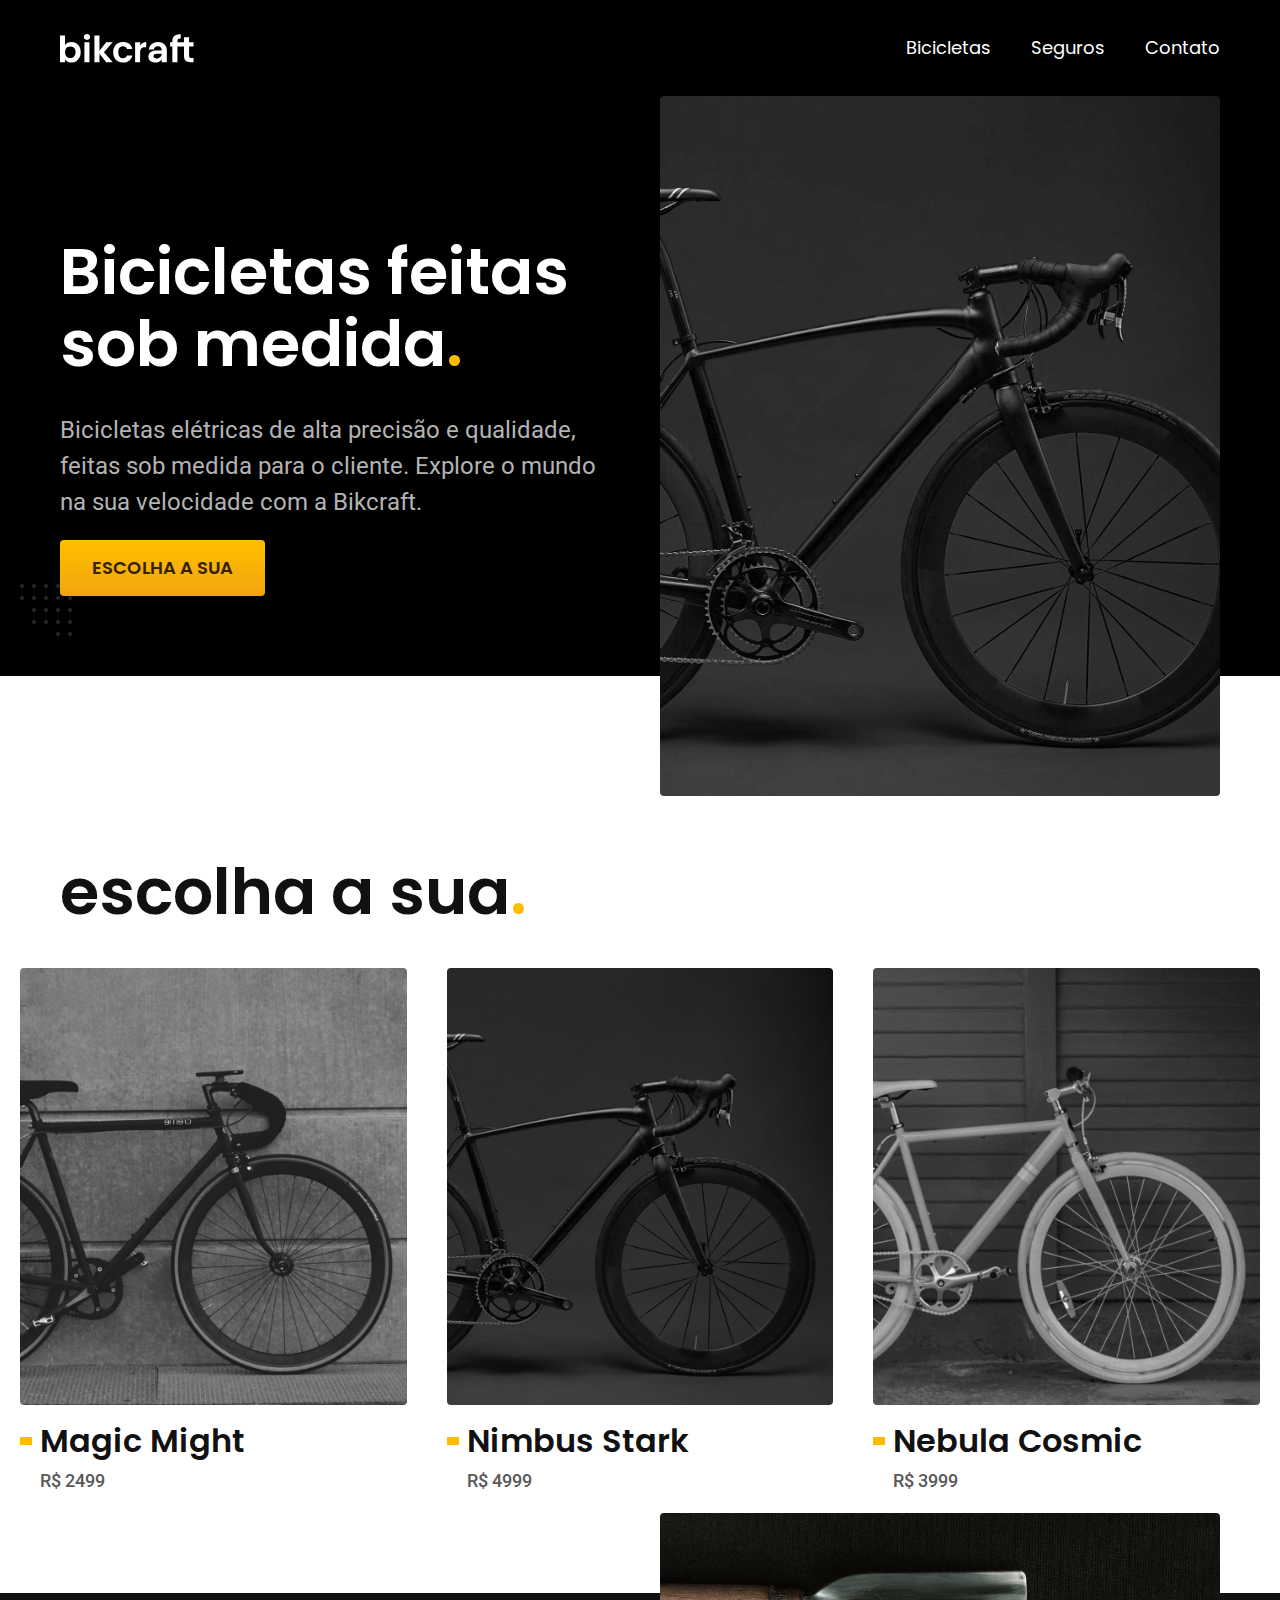
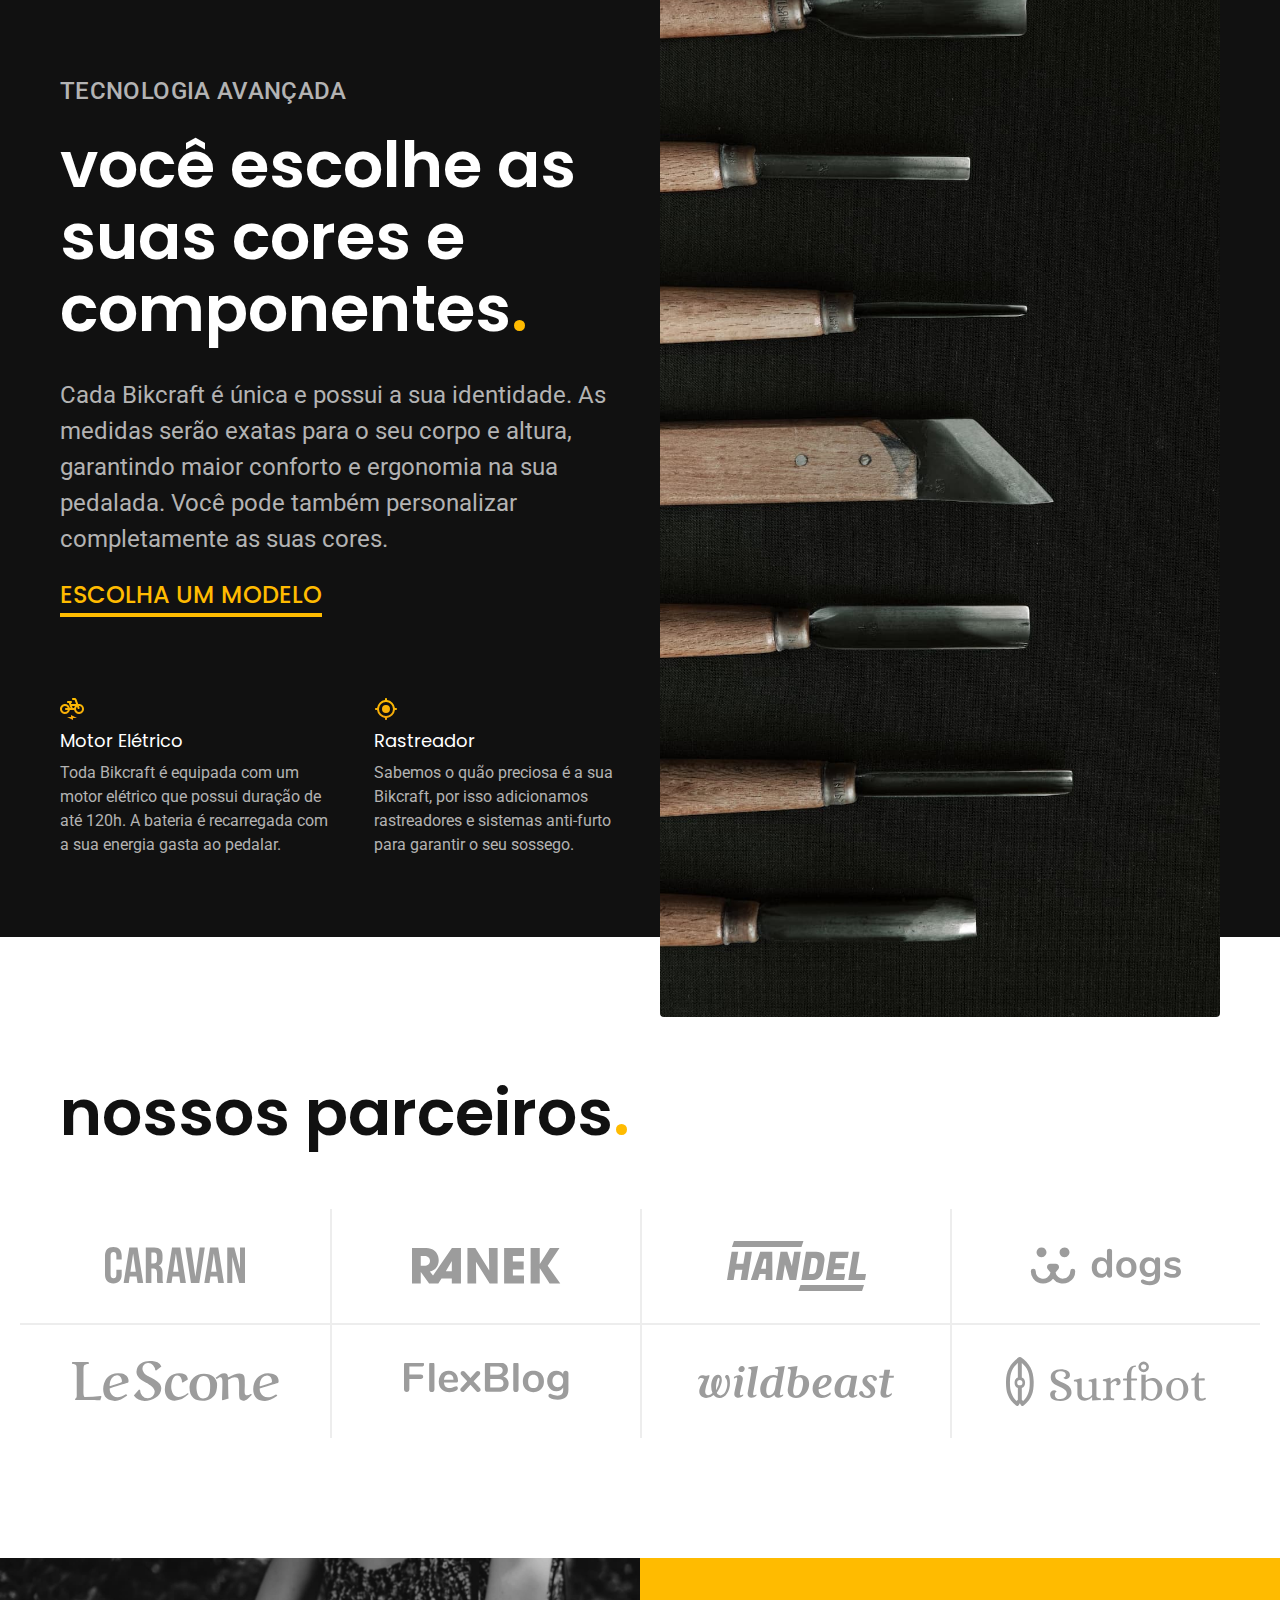
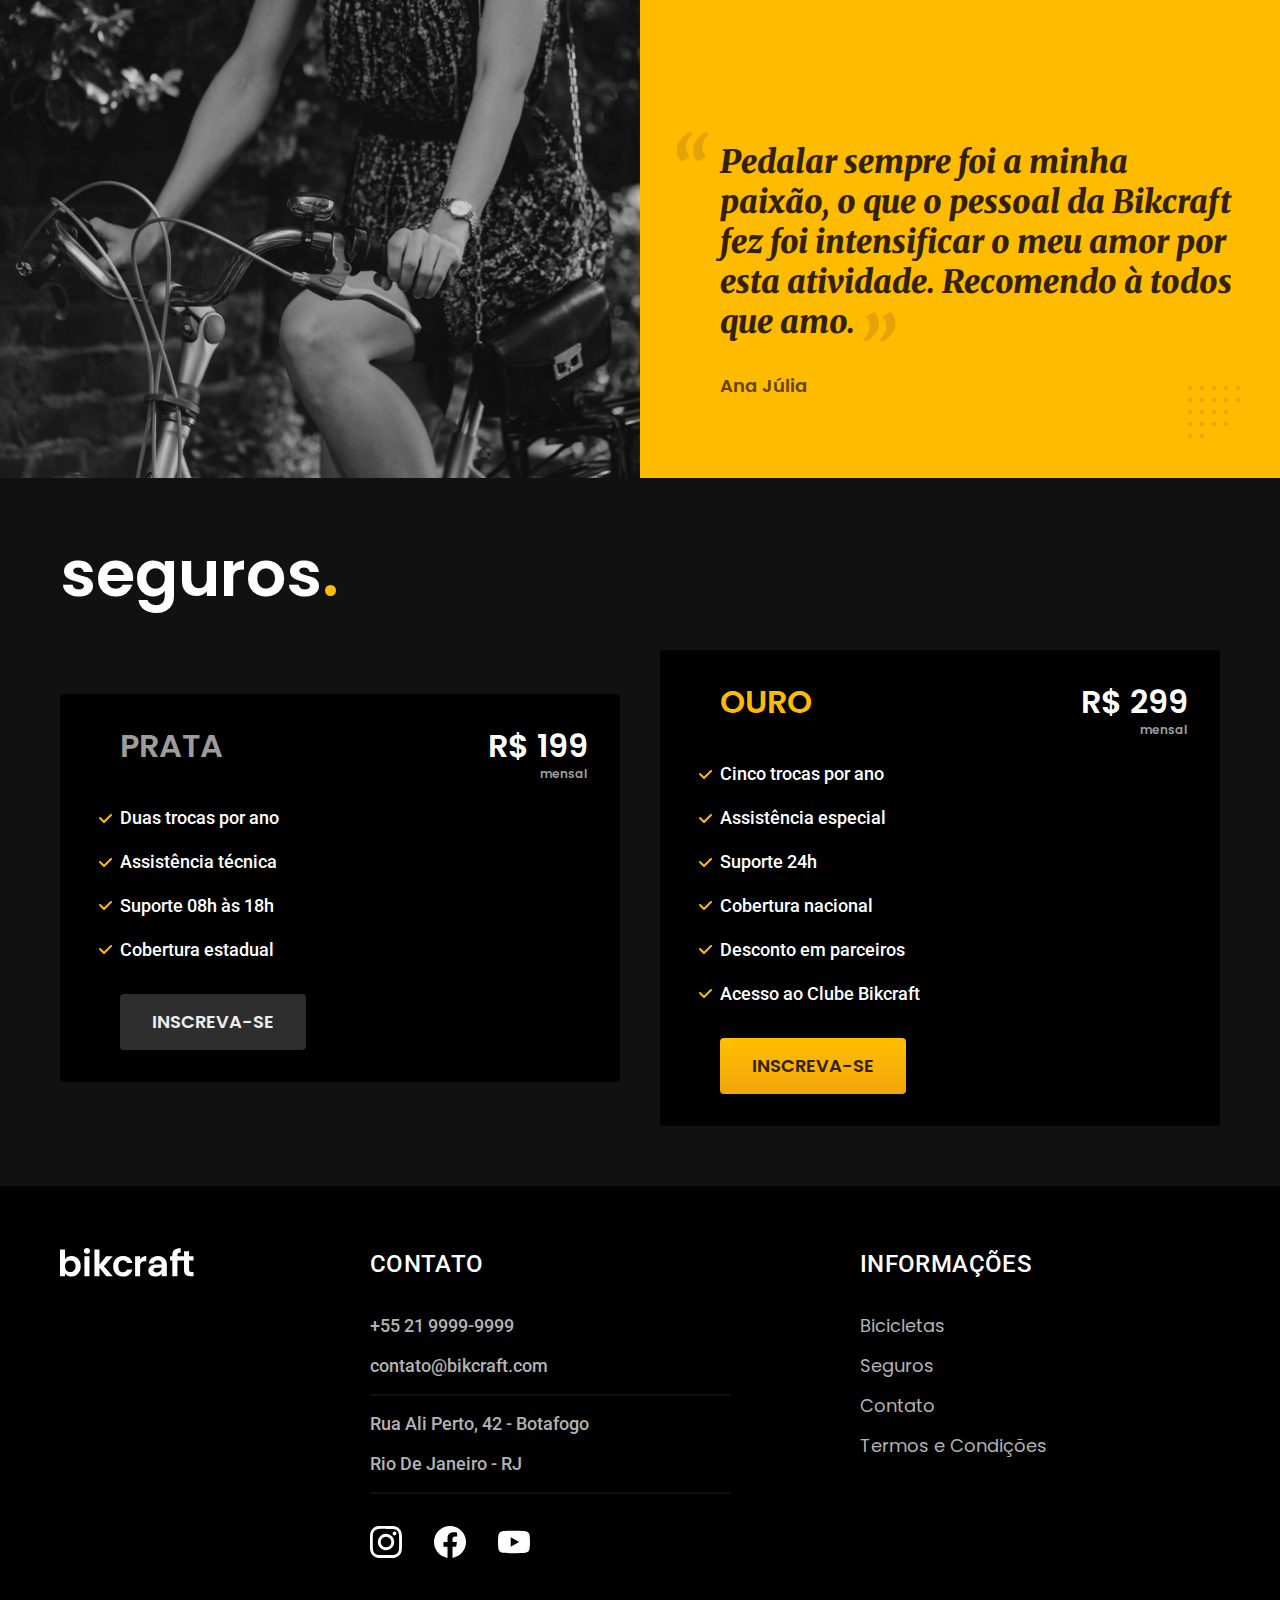
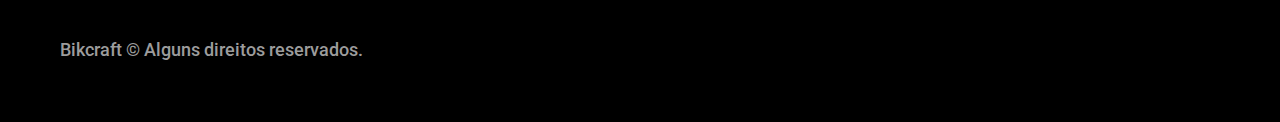
<file: index.html>
<!DOCTYPE html>
<html lang="pt-br">

<head>
  <meta charset="UTF-8">
  <meta name="viewport" content="width=device-width, initial-scale=1.0">
  <title>Bikcraft - Biciletas Elétricas</title>
  <meta name="description" content="Bicicletas elétricas de alta precisão e qualidade,  feitas sob medida para o cliente. Explore o mundo na sua velocidade com a Bikcraft.">
  <link rel="icon" href="./favicon.svg" type="image/x-icon">
  <link rel="preload" href="./css/style.min.css" as="style">
  <link rel="stylesheet" href="./css/style.min.css">
  <link rel="preconnect" href="https://fonts.googleapis.com">
  <link rel="preconnect" href="https://fonts.gstatic.com" crossorigin>
  <link href="https://fonts.googleapis.com/css2?family=Merriweather:ital,wght@1,900&family=Poppins:wght@400;600&family=Roboto:wght@400;500&display=swap" rel="stylesheet">
  <script>document.documentElement.classList.add('js');</script>
</head>

<body>
  <header class="header-bg">
    <div class="header container">
      <a href="./"><img src="img/bikcraft.svg" width="136" height="32" alt="Bikcraft"></a>
      <nav aria-label="primaria">
        <ul class="header-menu font-1-m cor-branco">
          <li><a href="./bicicletas.html">Bicicletas</a></li>
          <li><a href="./seguros.html">Seguros</a></li>
          <li><a href="./contato.html">Contato</a></li>
        </ul>
      </nav>
    </div>
  </header>

  <main class="introducao-bg">
    <div class="introducao container">
      <div class="introducao-conteudo">
        <h1 class="font-1-xxl cor-0" data-anime="200">Bicicletas feitas sob medida<span class="cor-p1">.</span></h1>
        <p class="font-2-l cor-5" data-anime="400">Bicicletas elétricas de alta precisão e qualidade, feitas sob medida para o cliente. Explore o mundo na sua velocidade com a Bikcraft.</p>
        <a class="botao" data-anime="600" href="./bicicletas.html">Escolha a sua</a>
      </div>
      <picture data-anime="800">
        <source media="(max-width: 800px)""  srcset=" ./img/bicicletas/nimbus.jpg">
        <img src="./img/fotos/introducao.jpg" width="1280" height="1600" alt="Bicicleta eletrica preta.">
      </picture>
    </div>
  </main>

  <article class="bicicleta-lista">
    <h2 class="container font-1-xxl">escolha a sua<span class="cor-p1">.</span></h2>
    <ul>
      <li>
        <a href="./bicicletas/magic.html">
          <img src="./img/bicicletas/magic-home.jpg" width="920" height="1040" alt="Bicicleta Preta">
          <h3 class="font-1-xl">Magic Might</h3>
          <span class="font-2-m cor-8">R$ 2499</span>
        </a>
      </li>
      <li>
        <a href="./bicicletas/nimbus.html">
          <img src="./img/bicicletas/nimbus-home.jpg" width="920" height="1040" alt="Bicicleta Preta">
          <h3 class="font-1-xl">Nimbus Stark</h3>
          <span class="font-2-m cor-8">R$ 4999</span>
        </a>
      </li>
      <li>
        <a href="./bicicletas/nebula.html">
          <img src="./img/bicicletas/nebula-home.jpg" width="920" height="1040" alt="Bicicleta Preta">
          <h3 class="font-1-xl">Nebula Cosmic</h3>
          <span class="font-2-m cor-8">R$ 3999</span>
        </a>
      </li>
    </ul>
  </article>

  <article class="tecnologia-bg">
    <div class="tecnologia container">
      <div class="tecnologia-conteudo">
        <span class="font-2-l-b cor-5">Tecnologia Avançada</span>
        <h2 class="font-1-xxl cor-0">você escolhe as suas cores e componentes<span class="cor-p1">.</span></h2>
        <p class="font-2-l cor-5">Cada Bikcraft é única e possui a sua identidade. As medidas serão exatas para o seu corpo e altura, garantindo maior conforto e ergonomia na sua pedalada. Você pode também personalizar completamente as suas cores.</p>
        <a class="link" href="./bicicletas.html">Escolha um modelo</a>
        <div class="tecnologia-vantagens">
          <div>
            <img src="./img/icones/eletrica.svg" width="24" height="24" alt="">
            <h3 class="font-1-m cor-0">Motor Elétrico</h3>
            <p class="font-2-s cor-5">Toda Bikcraft é equipada com um motor elétrico que possui duração de até 120h. A bateria é recarregada com a sua energia gasta ao pedalar.</p>
          </div>
          <div>
            <img src="./img/icones/rastreador.svg" width="24" height="24" alt="">
            <h3 class="font-1-m cor-0">Rastreador</h3>
            <p class="font-2-s cor-5">Sabemos o quão preciosa é a sua Bikcraft, por isso adicionamos rastreadores e sistemas anti-furto para garantir o seu sossego.</p>
          </div>
        </div>
      </div>
      <div class="tecnologia-imagem">
        <img src="./img/fotos/tecnologia.jpg" width="1200" height="1920" alt="">
      </div>
    </div>
  </article>

  <section class="parceiros" aria-label="Nossos Parceiros">
    <h2 class="container font-1-xxl">nossos parceiros<span class="cor-p1">.</span></h2>
    <ul>
      <li><img src="./img/parceiros/caravan.svg" width="140" height="38" alt="caravan"></li>
      <li><img src="./img/parceiros/ranek.svg" width="149" height="36" alt="ranek"></li>
      <li><img src="./img/parceiros/handel.svg" width="139" height="50" alt="handel"></li>
      <li><img src="./img/parceiros/dogs.svg" width="152" height="39" alt="dogs"></li>
      <li><img src="./img/parceiros/lescone.svg" width="208" height="41" alt="lescone"></li>
      <li><img src="./img/parceiros/flexblog.svg" width="165" height="38" alt="flexblog"></li>
      <li><img src="./img/parceiros/wildbeast.svg" width="196" height="34" alt="wildbeast"></li>
      <li><img src="./img/parceiros/surfbot.svg" width="200" height="49" alt="surfbot"></li>
    </ul>
  </section>

  <section class="depoimento" aria-label="Depoimento">
    <div>
      <img src="./img/fotos/depoimento.jpg" width="1560" height="1360" alt="Pessoa pedalando uma bicileta Bikcraft">
    </div>
    <div class="depoimento-conteudo">
      <blockquote class="font-1-xl cor-p5">
        <p>Pedalar sempre foi a minha paixão, o que o pessoal da Bikcraft fez foi intensificar o meu amor por esta atividade. Recomendo à todos que amo.</p>
      </blockquote>
      <span class="font-1-m-b cor-p4">Ana Júlia</span>
    </div>
  </section>

  <article class="seguros-bg">
    <div class="seguros container">
      <h2 class="font-1-xxl cor-0">seguros<span class="cor-p1">.</span></h2>
      <div class="seguros-item">
        <h3 class="font-1-xl cor-6">PRATA</h3>
        <span class="font-1-xl cor-0">R$ 199 <span class="font-1-xs cor-6">mensal</span></span>
        <ul class="font-2-m cor-0">
          <li>Duas trocas por ano</li>
          <li>Assistência técnica</li>
          <li>Suporte 08h às 18h</li>
          <li>Cobertura estadual</li>
        </ul>
        <a class="botao secundario" href="./orcamento.html">Inscreva-se</a>
      </div>
      <div class="seguros-item">
        <h3 class="font-1-xl cor-p1">OURO</h3>
        <span class="font-1-xl cor-0">R$ 299 <span class="font-1-xs cor-6">mensal</span></span>
        <ul class="font-2-m cor-0">
          <li>Cinco trocas por ano</li>
          <li>Assistência especial</li>
          <li>Suporte 24h</li>
          <li>Cobertura nacional</li>
          <li>Desconto em parceiros</li>
          <li>Acesso ao Clube Bikcraft</li>
        </ul>
        <a class="botao" href="./orcamento.html">Inscreva-se</a>
      </div>
    </div>
  </article>

  <footer class="footer-bg">
    <div class="footer container">
      <a href="./"><img src="./img/bikcraft.svg" width="136" height="32" alt="Bikcraft"></a>
      <div class="footer-contato">
        <h3 class="font-2-l-b cor-0">Contato</h3>
        <ul class="font-2-m cor-5">
          <li><a href="tel:+552199999999">+55 21 9999-9999</a></li>
          <li><a href="mailto:contato@bikcraft.com">contato@bikcraft.com</a></li>
          <li>Rua Ali Perto, 42 - Botafogo</li>
          <li>Rio De Janeiro - RJ</li>
        </ul>
        <div class="footer-redes">
          <a href="./"><img src="./img/redes/instagram.svg" width="32" height="32" alt="Instragram"></a>
          <a href="./"><img src="./img/redes/facebook.svg" width="32" height="32" alt="Facebook"></a>
          <a href="./"><img src="./img/redes/youtube.svg" width="32" height="32" alt=Youtube""></a>
        </div>
      </div>
      <div class="footer-informacoes">
        <h3 class="font-2-l-b cor-0">Informações</h3>
        <nav>
          <ul class="font-1-m cor-5">
            <li><a href="./bicicletas.html">Bicicletas</a></li>
            <li><a href="./seguros.html">Seguros</a></li>
            <li><a href="./contato.html">Contato</a></li>
            <li><a href="./termos.html">Termos e Condições</a></li>
          </ul>
        </nav>
      </div>
      <p class="footer-copy font-2-m cor-6">Bikcraft © Alguns direitos reservados.</p>
    </div>
  </footer>
  <script src="./js/plugins/simple-anime.js"></script>
  <script src="./js/script.js"></script>
</body>

</html>
</file>
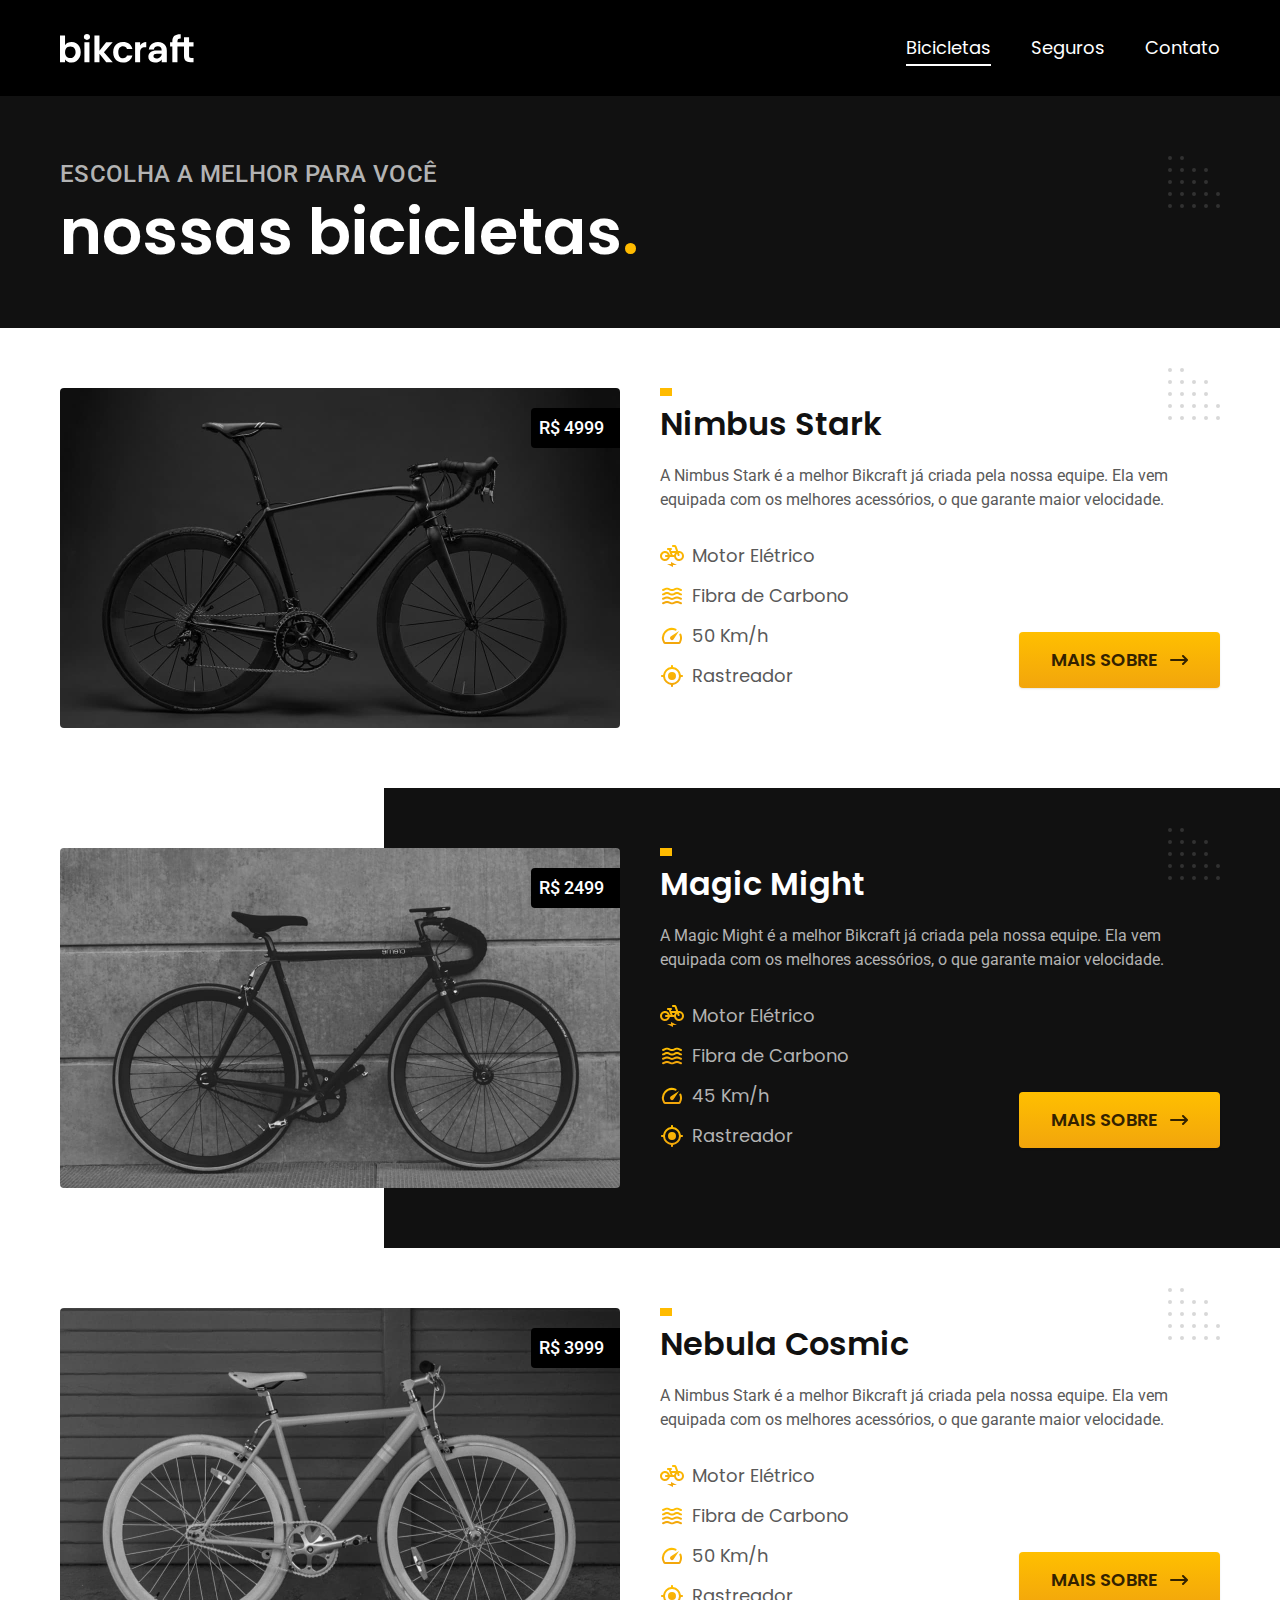
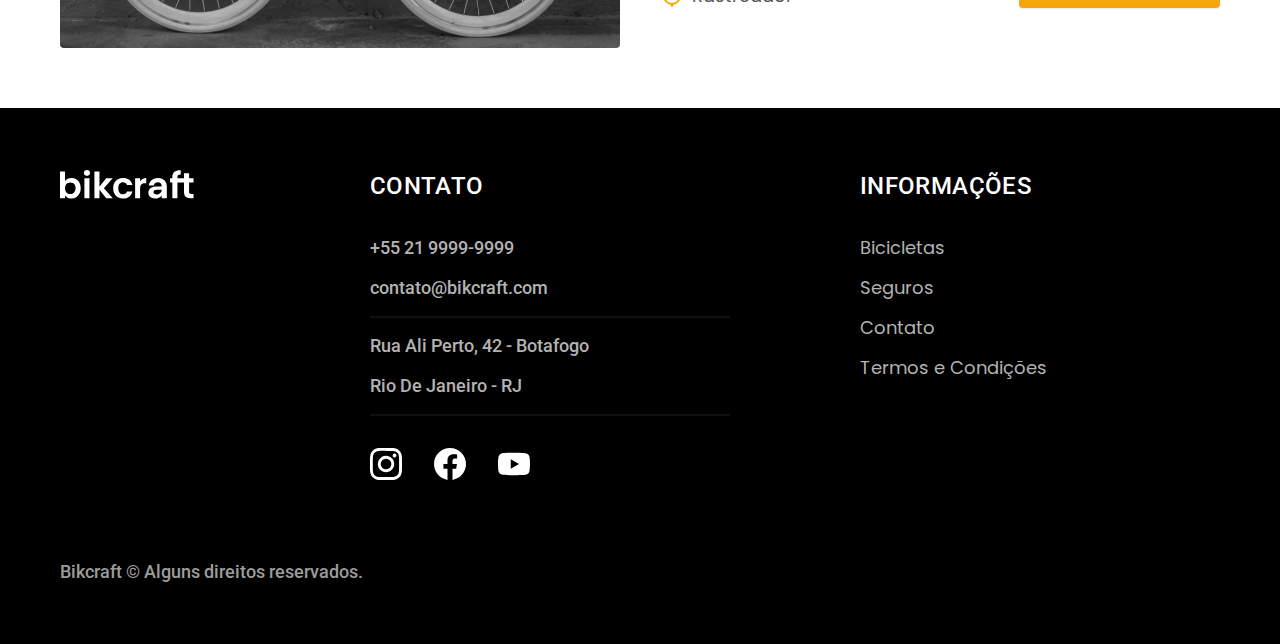
<file: bicicletas.html>
<!DOCTYPE html>
<html lang="pt-br">

<head>
  <meta charset="UTF-8">
  <meta name="viewport" content="width=device-width, initial-scale=1.0">
  <title>Bicicletas | Bikcraft</title>
  <meta name="description" content="Escolha a melhor para você">
  <link rel="icon" href="./favicon.svg" type="image/x-icon">
  <link rel="preload" href="./css/style.min.css" as="style">
  <link rel="stylesheet" href="./css/style.min.css">
  <link rel="preconnect" href="https://fonts.googleapis.com">
  <link rel="preconnect" href="https://fonts.gstatic.com" crossorigin>
  <link href="https://fonts.googleapis.com/css2?family=Merriweather:ital,wght@1,900&family=Poppins:wght@400;600&family=Roboto:wght@400;500&display=swap" rel="stylesheet">
  <script>document.documentElement.classList.add('js');</script>
</head>

<body id="bicicletas">
  <header class="header-bg">
    <div class="header container">
      <a href="./"><img src="img/bikcraft.svg" width="136" height="32" alt="Bikcraft"></a>
      <nav aria-label="primaria">
        <ul class="header-menu font-1-m cor-branco">
          <li><a href="./bicicletas.html">Bicicletas</a></li>
          <li><a href="./seguros.html">Seguros</a></li>
          <li><a href="./contato.html">Contato</a></li>
        </ul>
      </nav>
    </div>
  </header>

  <main>
    <div class="titulo-bg">
      <div class="titulo container">
        <p class="font-2-l-b cor-5">Escolha a melhor para você</p>
        <h1 class="font-1-xxl cor-0">nossas bicicletas<span class="cor-p1">.</span></h1>
      </div>
    </div>
    <div class="bicicletas container">
      <div class="bicicletas-imagem">
        <img src="./img/bicicletas/nimbus.jpg" width="1120" height="680" alt="Bicicleta preta">
        <span class="font-2-m cor-0">R$ 4999</span>
      </div>
      <div class="bicicletas-conteudo">
        <h2 class="font-1-xl">Nimbus Stark</h2>
        <p class="font-2-s cor-8">A Nimbus Stark é a melhor Bikcraft já criada pela nossa equipe. Ela vem equipada com os melhores acessórios, o que garante maior velocidade.</p>
        <ul class="font-1-m cor-8">
          <li><img src="./img/icones/eletrica.svg" width="32" height="32" alt="">Motor Elétrico</li>
          <li><img src="./img/icones/carbono.svg" width="32" height="32" alt="">Fibra de Carbono</li>
          <li><img src="./img/icones/velocidade.svg" width="32" height="32" alt="">50 Km/h</li>
          <li><img src="./img/icones/rastreador.svg" width="32" height="32" alt="">Rastreador</li>
        </ul>
        <a class="botao seta" href="./bicicletas/nimbus.html">Mais Sobre</a>
      </div>
    </div>
    <div class="bicicletas-bg">
      <div class="bicicletas container">
        <div class="bicicletas-imagem">
          <img src="./img/bicicletas/magic.jpg" width="1120" height="680" alt="Bicicleta preta">
          <span class="font-2-m cor-0">R$ 2499</span>
        </div>
        <div class="bicicletas-conteudo">
          <h2 class="font-1-xl cor-0">Magic Might</h2>
          <p class="font-2-s cor-5">A Magic Might é a melhor Bikcraft já criada pela nossa equipe. Ela vem equipada com os melhores acessórios, o que garante maior velocidade.</p>
          <ul class="font-1-m cor-5">
            <li><img src="./img/icones/eletrica.svg" width="32" height="32">Motor Elétrico</li>
            <li><img src="./img/icones/carbono.svg" width="32" height="32">Fibra de Carbono</li>
            <li><img src="./img/icones/velocidade.svg" width="32" height="32">45 Km/h</li>
            <li><img src="./img/icones/rastreador.svg" width="32" height="32">Rastreador</li>
          </ul>
          <a class="botao seta" href="./bicicletas/magic.html">Mais Sobre</a>
        </div>
      </div>
    </div>
    <div class="bicicletas container">
      <div class="bicicletas-imagem">
        <img src="./img/bicicletas/nebula.jpg" width="1120" height="680" alt="Bicicleta branca">
        <span class="font-2-m cor-0">R$ 3999</span>
      </div>
      <div class="bicicletas-conteudo">
        <h2 class="font-1-xl">Nebula Cosmic</h2>
        <p class="font-2-s cor-8">A Nimbus Stark é a melhor Bikcraft já criada pela nossa equipe. Ela vem equipada com os melhores acessórios, o que garante maior velocidade.</p>
        <ul class="font-1-m cor-8">
          <li><img src="./img/icones/eletrica.svg" width="32" height="32">Motor Elétrico</li>
          <li><img src="./img/icones/carbono.svg" width="32" height="32">Fibra de Carbono</li>
          <li><img src="./img/icones/velocidade.svg" width="32" height="32">50 Km/h</li>
          <li><img src="./img/icones/rastreador.svg" width="32" height="32">Rastreador</li>
        </ul>
        <a class="botao seta" href="./bicicletas/nebula.html">Mais Sobre</a>
      </div>
    </div>
  </main>

  <footer class="footer-bg">
    <div class="footer container">
      <a href="./"><img src="./img/bikcraft.svg" width="136" height="32" alt="Bikcraft"></a>
      <div class="footer-contato">
        <h3 class="font-2-l-b cor-0">Contato</h3>
        <ul class="font-2-m cor-5">
          <li><a href="tel:+552199999999">+55 21 9999-9999</a></li>
          <li><a href="mailto:contato@bikcraft.com">contato@bikcraft.com</a></li>
          <li>Rua Ali Perto, 42 - Botafogo</li>
          <li>Rio De Janeiro - RJ</li>
        </ul>
        <div class="footer-redes">
          <a href="./"><img src="./img/redes/instagram.svg" width="32" height="32" alt="Instragram"></a>
          <a href="./"><img src="./img/redes/facebook.svg" width="32" height="32" alt="Facebook"></a>
          <a href="./"><img src="./img/redes/youtube.svg" width="32" height="32" alt=Youtube""></a>
        </div>
      </div>
      <div class="footer-informacoes">
        <h3 class="font-2-l-b cor-0">Informações</h3>
        <nav>
          <ul class="font-1-m cor-5">
            <li><a href="./bicicletas.html">Bicicletas</a></li>
            <li><a href="./seguros.html">Seguros</a></li>
            <li><a href="./contato.html">Contato</a></li>
            <li><a href="./termos.html">Termos e Condições</a></li>
          </ul>
        </nav>
      </div>
      <p class="footer-copy font-2-m cor-6">Bikcraft © Alguns direitos reservados.</p>
    </div>
  </footer>
  <script src="./js/script.js"></script>
</body>

</html>
</file>
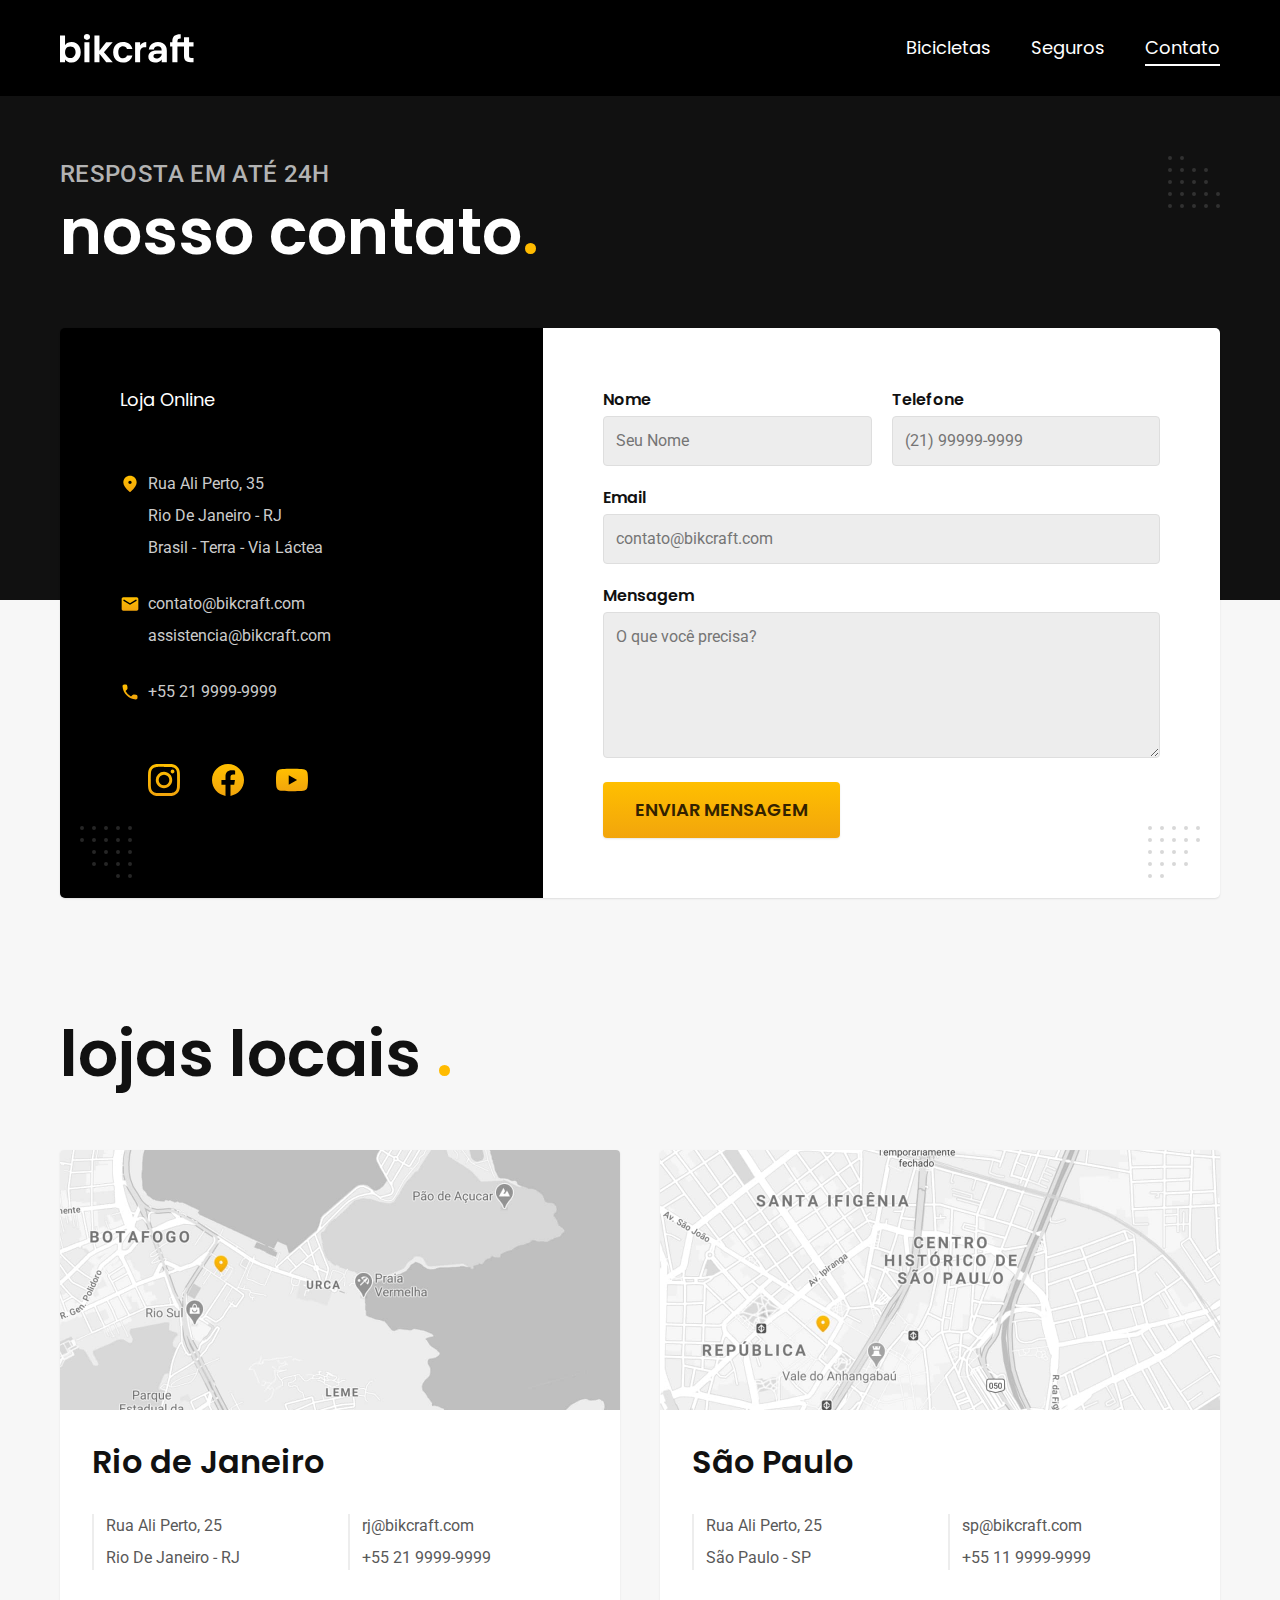
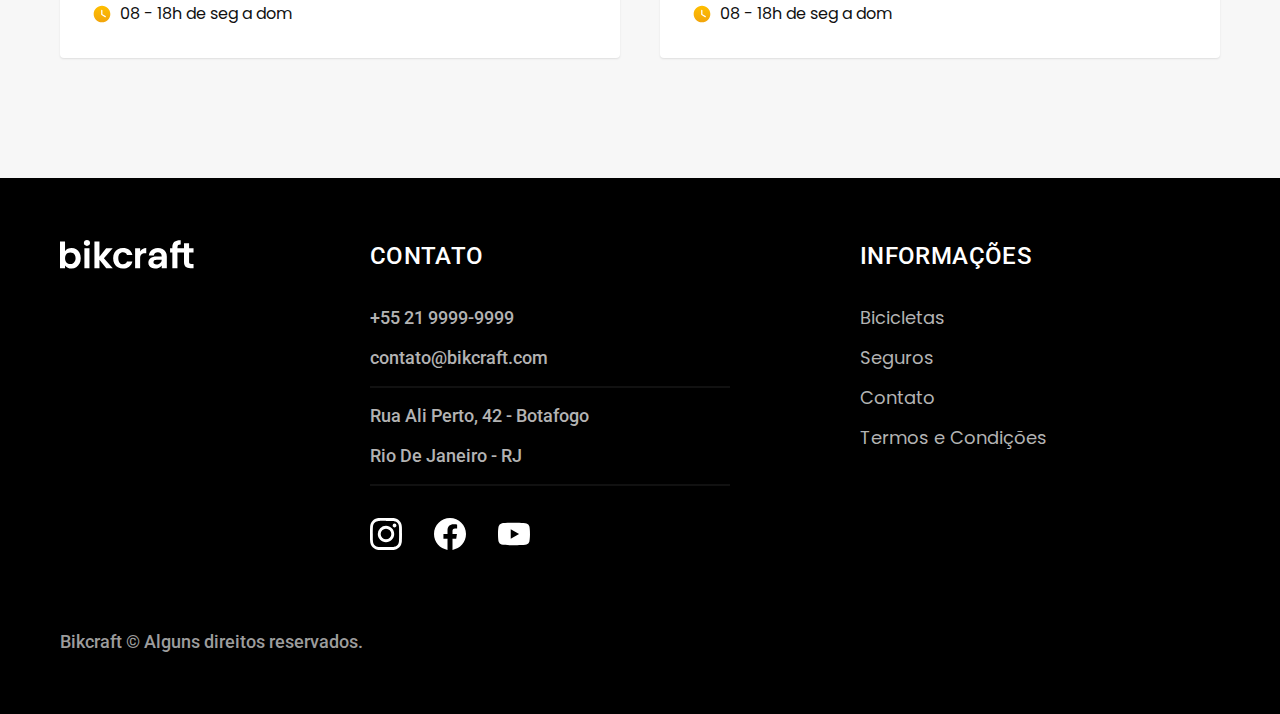
<file: contato.html>
<!DOCTYPE html>
<html lang="pt-br">

<head>
  <meta charset="UTF-8">
  <meta name="viewport" content="width=device-width, initial-scale=1.0">
  <title>Contato | Bikcraft</title>
  <meta name="description" content="Contato Bikcraft">
  <link rel="icon" href="./favicon.svg" type="image/x-icon">
  <link rel="preload" href="./css/style.min.css" as="style">
  <link rel="stylesheet" href="./css/style.min.css">
  <link rel="preconnect" href="https://fonts.googleapis.com">
  <link rel="preconnect" href="https://fonts.gstatic.com" crossorigin>
  <link href="https://fonts.googleapis.com/css2?family=Merriweather:ital,wght@1,900&family=Poppins:wght@400;600&family=Roboto:wght@400;500&display=swap" rel="stylesheet">
  <script>document.documentElement.classList.add('js');</script>
</head>

<body id="contato">
  <header class="header-bg">
    <div class="header container">
      <a href="./"><img src="img/bikcraft.svg" alt="Bikcraft"></a>
      <nav aria-label="primaria">
        <ul class="header-menu font-1-m cor-branco">
          <li><a href="./bicicletas.html">Bicicletas</a></li>
          <li><a href="./seguros.html">Seguros</a></li>
          <li><a href="./contato.html">Contato</a></li>
        </ul>
      </nav>
    </div>
  </header>

  <main>
    <div class="titulo-bg">
      <div class="titulo container">
        <p class="font-2-l-b cor-5">Resposta em até 24h</p>
        <h1 class="font-1-xxl cor-0">nosso contato<span class="cor-p1">.</span></h1>
      </div>
    </div>
    <div class="contato container">
      <section class="contato-dados" aria-label="Endereço">
        <h2 class="font-1-m cor-0">Loja Online</h2>
        <div class="contato-endereco font-2-s cor-4">
          <p>Rua Ali Perto, 35</p>
          <p>Rio De Janeiro - RJ</p>
          <p>Brasil - Terra - Via Láctea</p>
        </div>
        <address class="contato-meios font-2-s cor-4">
          <a href="mailto:contato@bikcraft.com">contato@bikcraft.com</a>
          <a href="mailto:assistencia@bikcraft.com">assistencia@bikcraft.com</a>
          <a href="tel: +55219999999">+55 21 9999-9999</a>
        </address>
        <div class="contato-redes">
          <a href="./"><img src="./img/redes/instagram-p.svg" alt="Instragram"></a>
          <a href="./"><img src="./img/redes/facebook-p.svg" alt="Facebook"></a>
          <a href="./"><img src="./img/redes/youtube-p.svg" alt=Youtube""></a>
        </div>
      </section>
      <section class="contato-formulario" aria-label="Formulário">
        <form class="form" action="./contato.html">
          <div>
            <label for="nome">Nome</label>
            <input type="text" id="nome" name="nome" placeholder="Seu Nome">
          </div>
          <div>
            <label for="telefone">Telefone</label>
            <input type="text" id="telefone" name="telefone" placeholder="(21) 99999-9999">
          </div>
          <div class="col-2">
            <label for="email">Email</label>
            <input type="email" id="email" name="email" placeholder="contato@bikcraft.com">
          </div>
          <div class="col-2">
            <label for="mensagem">Mensagem</label>
            <textarea rows="5" id="mensagem" name="mensagem" placeholder="O que você precisa?"></textarea>
          </div>
          <button class="botao col-2">Enviar Mensagem</button>
        </form>
      </section>
    </div>
  </main>

  <article class="lojas container">
    <h2 class="font-1-xxl">lojas locais <span class="cor-p1">.</span></h2>
    <div class="lojas-item">
      <img src="./img/lojas/rj.jpg" alt="mapa marcando o endereço em Rua Ali Perto, 25 - Rio De Janeiro - RJ">
      <div class="lojas-conteudo">
        <h3 class="font-1-xl">Rio de Janeiro</h3>
        <div class="lojas-dados font-2-s cor-8">
          <p>Rua Ali Perto, 25</p>
          <p>Rio De Janeiro - RJ</p>
        </div>
        <div class="lojas-dados font-2-s cor-8">
          <a href="mailto:rj@bikcraft.com">rj@bikcraft.com</a>
          <a href="tel: +55219999999">+55 21 9999-9999</a>
        </div>
        <p class="lojas-tempo font-1-s"><img src="./img/icones/horario.svg" alt="">08 - 18h de seg a dom</p>
      </div>
    </div>
    <div class="lojas-item">
      <img src="./img/lojas/sp.jpg" alt="mapa marcando o endereço em Rua Ali Perto, 25 - São Paulo - SP">
      <div class="lojas-conteudo">
        <h3 class="font-1-xl">São Paulo</h3>
        <div class="lojas-dados font-2-s cor-8">
          <p>Rua Ali Perto, 25</p>
          <p>São Paulo - SP</p>
        </div>
        <div class="lojas-dados font-2-s cor-8">
          <a href="mailto:sp@bikcraft.com">sp@bikcraft.com</a>
          <a href="tel: +55119999999">+55 11 9999-9999</a>
        </div>
        <p class="lojas-tempo font-1-s"><img src="./img/icones/horario.svg" alt="">08 - 18h de seg a dom</p>
      </div>
    </div>
  </article>


  <footer class="footer-bg">
    <div class="footer container">
      <a href="./"><img src="./img/bikcraft.svg" alt="Bikcraft"></a>
      <div class="footer-contato">
        <h3 class="font-2-l-b cor-0">Contato</h3>
        <ul class="font-2-m cor-5">
          <li><a href="tel:+552199999999">+55 21 9999-9999</a></li>
          <li><a href="mailto:contato@bikcraft.com">contato@bikcraft.com</a></li>
          <li>Rua Ali Perto, 42 - Botafogo</li>
          <li>Rio De Janeiro - RJ</li>
        </ul>
        <div class="footer-redes">
          <a href="./"><img src="./img/redes/instagram.svg" alt="Instragram"></a>
          <a href="./"><img src="./img/redes/facebook.svg" alt="Facebook"></a>
          <a href="./"><img src="./img/redes/youtube.svg" alt=Youtube""></a>
        </div>
      </div>
      <div class="footer-informacoes">
        <h3 class="font-2-l-b cor-0">Informações</h3>
        <nav>
          <ul class="font-1-m cor-5">
            <li><a href="./bicicletas.html">Bicicletas</a></li>
            <li><a href="./seguros.html">Seguros</a></li>
            <li><a href="./contato.html">Contato</a></li>
            <li><a href="./termos.html">Termos e Condições</a></li>
          </ul>
        </nav>
      </div>
      <p class="footer-copy font-2-m cor-6">Bikcraft © Alguns direitos reservados.</p>
    </div>
  </footer>
  <script src="./js/plugins/simple-anime.js"></script>
  <script src="./js/script.js"></script>
</body>

</html>
</file>
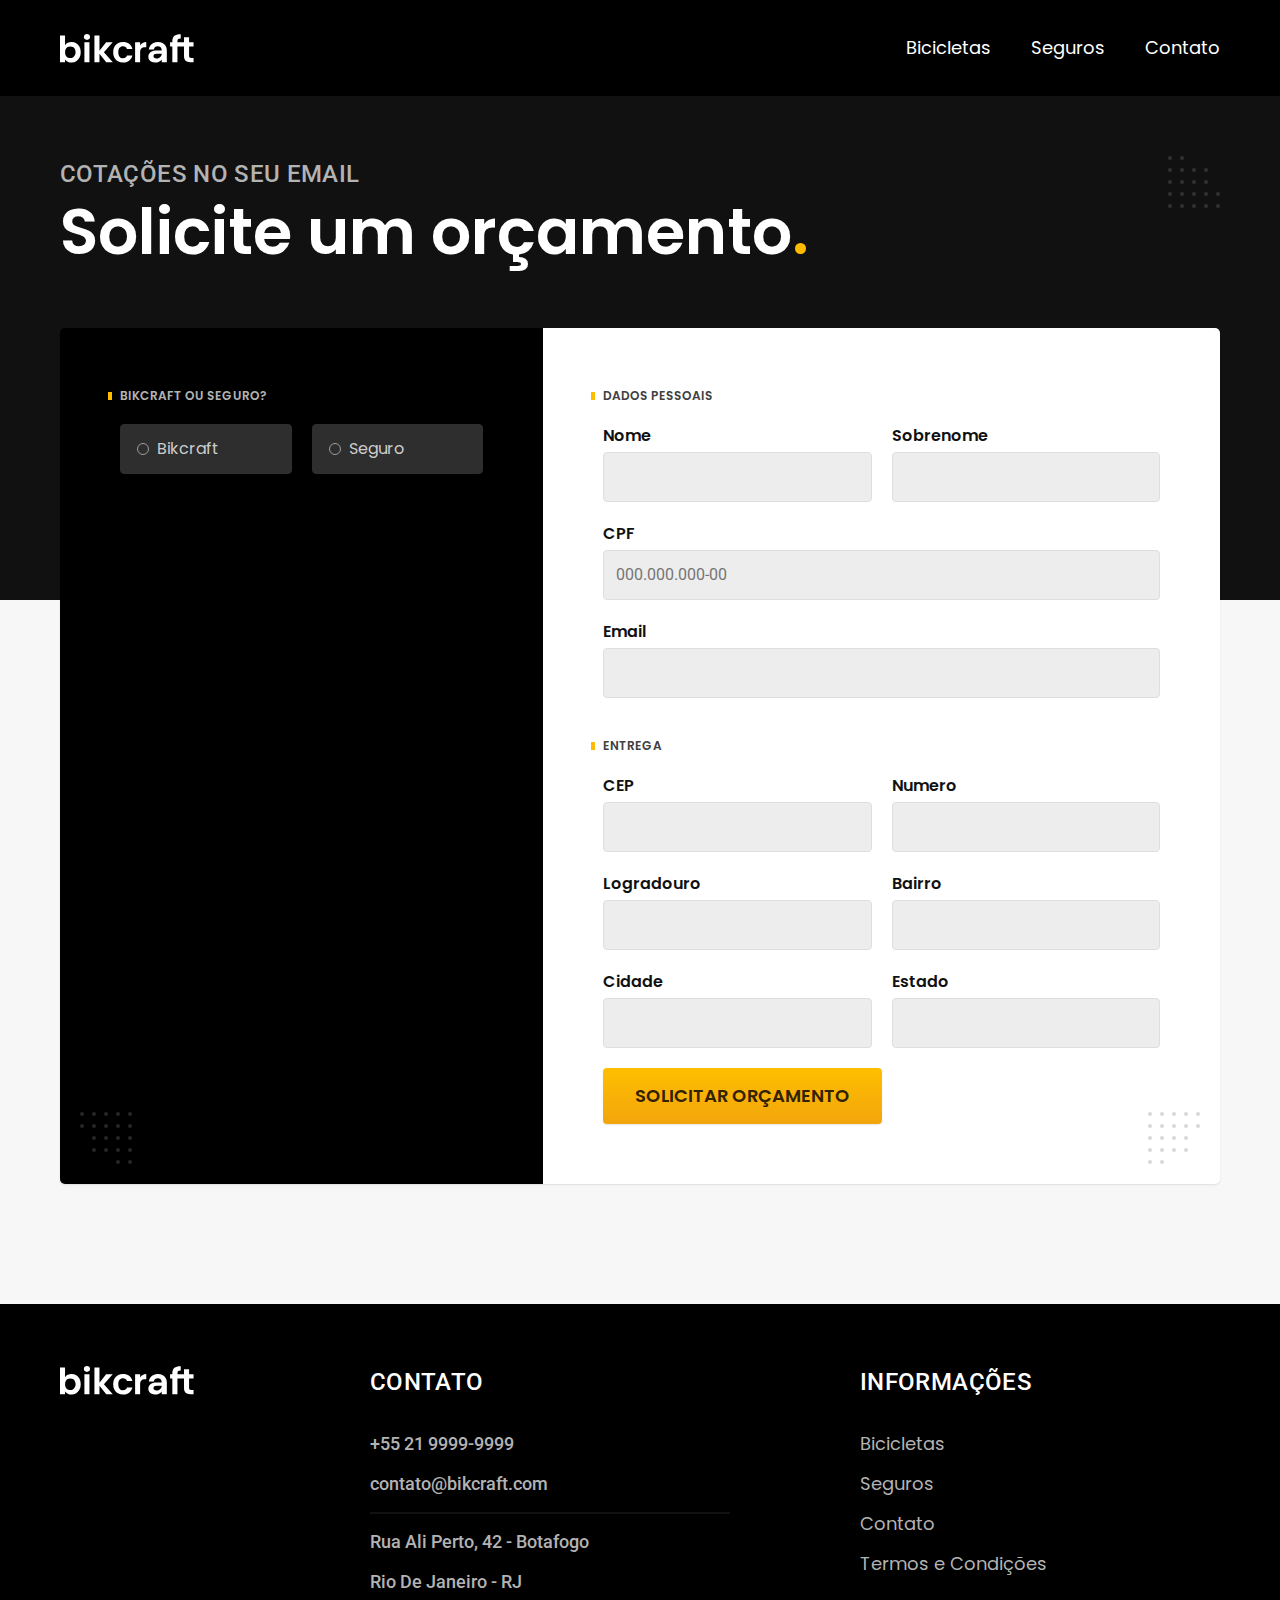
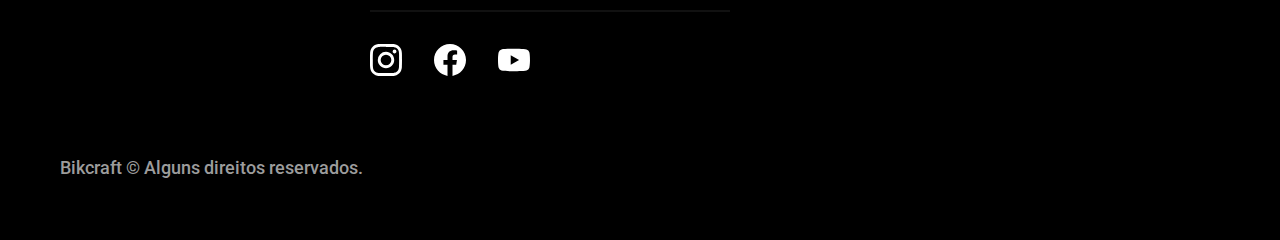
<file: orcamento.html>
<!DOCTYPE html>
<html lang="pt-br">

<head>
  <meta charset="UTF-8">
  <meta name="viewport" content="width=device-width, initial-scale=1.0">
  <title>Orçamento | Bikcraft</title>
  <meta name="description" content="Orçamento">
  <link rel="icon" href="./favicon.svg" type="image/x-icon">
  <link rel="preload" href="./css/style.min.css" as="style">
  <link rel="stylesheet" href="./css/style.min.css">
  <link rel="preconnect" href="https://fonts.googleapis.com">
  <link rel="preconnect" href="https://fonts.gstatic.com" crossorigin>
  <link href="https://fonts.googleapis.com/css2?family=Merriweather:ital,wght@1,900&family=Poppins:wght@400;600&family=Roboto:wght@400;500&display=swap" rel="stylesheet">
  <script>document.documentElement.classList.add('js');</script>
</head>

<body id="orcamento">
  <header class="header-bg">
    <div class="header container">
      <a href="./"><img src="img/bikcraft.svg" alt="Bikcraft"></a>
      <nav aria-label="primaria">
        <ul class="header-menu font-1-m cor-branco">
          <li><a href="./bicicletas.html">Bicicletas</a></li>
          <li><a href="./seguros.html">Seguros</a></li>
          <li><a href="./contato.html">Contato</a></li>
        </ul>
      </nav>
    </div>
  </header>

  <main>
    <div class="titulo-bg">
      <div class="titulo container">
        <p class="font-2-l-b cor-5">Cotações no seu email</p>
        <h1 class="font-1-xxl cor-0">Solicite um orçamento<span class="cor-p1">.</span></h1>
      </div>
    </div>
    <form class="orcamento container" action="./">
      <div class="orcamento-produto">
        <h2 class="font-1-xs cor-5">Bikcraft ou Seguro?</h2>
        <input type="radio" name="tipo" value="bikcraft" id="bikcraft">
        <label for="bikcraft">Bikcraft</label>
        <input type="radio" name="tipo" value="seguro" id="seguro">
        <label for="seguro">Seguro</label>
        <div class="orcamento-conteudo" id="orcamento-bikcraft">
          <h2 class="font-1-xs cor-5">Escolha a sua</h2>
          <input type="radio" name="produto" value="nimbus" id="nimbus">
          <label for="nimbus">Nimbus Stark <span>R$ 4999</span></label>
          <div class="orcamento-detalhes">
            <ul class="font-1-xs cor-8">
              <li><img src="./img/icones/eletrica.svg" alt="">Motor Elétrico</li>
              <li><img src="./img/icones/carbono.svg" alt="">Fibra de Carbono</li>
              <li><img src="./img/icones/velocidade.svg" alt="">50 km/h</li>
              <li><img src="./img/icones/rastreador.svg" alt="">Rastreador</li>
            </ul>
            <img src="./img/bicicletas/nimbus.jpg" alt="Bicicleta Preta">
          </div>

          <input type="radio" name="produto" value="magic" id="magic">
          <label for="magic">Magic Might<span>R$ 2499</span></label>
          <div class="orcamento-detalhes">
            <ul class="font-1-xs cor-8">
              <li><img src="./img/icones/eletrica.svg" alt="">Motor Elétrico</li>
              <li><img src="./img/icones/carbono.svg" alt="">Fibra de Carbono</li>
              <li><img src="./img/icones/velocidade.svg" alt="">45 km/h</li>
              <li><img src="./img/icones/rastreador.svg" alt="">Rastreador</li>
            </ul>
            <img src="./img/bicicletas/magic.jpg" alt="Bicicleta Preta">
          </div>

          <input type="radio" name="produto" value="nebula" id="nebula">
          <label for="nebula">Nebula Cosmic<span>R$ 3999</span></label>
          <div class="orcamento-detalhes">
            <ul class="font-1-xs cor-8">
              <li><img src="./img/icones/eletrica.svg" alt="">Motor Elétrico</li>
              <li><img src="./img/icones/carbono.svg" alt="">Fibra de Carbono</li>
              <li><img src="./img/icones/velocidade.svg" alt="">40 km/h</li>
              <li><img src="./img/icones/rastreador.svg" alt="">Rastreador</li>
            </ul>
            <img src="./img/bicicletas/nebula.jpg" alt="Bicicleta Branca">
          </div>
        </div>
        <div class="orcamento-conteudo" id="orcamento-seguro">
          <h2 class="font-1-xs cor-5">Escolha o plano</h2>
          <input type="radio" name="produto" value="prata" id="prata">
          <label for="prata">Prata<span>R$ 199</span></label>
          <input type="radio" name="produto" value="ouro" id="ouro">
          <label for="ouro">Ouro<span>R$ 299</span></label>
        </div>
      </div>
      <div class="orcamento-dados form">
        <h2 class="font-1-xs cor-9 col-2">Dados pessoais</h2>
        <div>
          <label for="nome">Nome</label>
          <input type="text" id="nome" name="nome">
        </div>
        <div>
          <label for="sobrenome">Sobrenome</label>
          <input type="text" id="sobrenome" name="sobrenome">
        </div>
        <div class="col-2">
          <label for="CPF">CPF</label>
          <input type="text" id="CPF" name="CPF" placeholder="000.000.000-00">
        </div>
        <div class="col-2">
          <label for="email">Email</label>
          <input type="email" id="email" name="email">
        </div>
        <h2 class="font-1-xs cor-9 col-2">Entrega</h2>
        <div>
          <label for="CEP">CEP</label>
          <input type="text" id="CEP" name="CEP">
        </div>
        <div>
          <label for="numero">Numero</label>
          <input type="text" id="numero" name="numero">
        </div>
        <div>
          <label for="logradouro">Logradouro</label>
          <input type="text" id="logradouro" name="logradouro">
        </div>
        <div>
          <label for="bairro">Bairro</label>
          <input type="text" id="bairro" name="bairro">
        </div>
        <div>
          <label for="cidade">Cidade</label>
          <input type="text" id="cidade" name="cidade">
        </div>
        <div>
          <label for="estado">Estado</label>
          <input type="text" id="estado" name="estado">
        </div>
        <button class="botao col-2">Solicitar Orçamento</button>
      </div>
    </form>
  </main>


  <footer class="footer-bg">
    <div class="footer container">
      <a href="./"><img src="./img/bikcraft.svg" alt="Bikcraft"></a>
      <div class="footer-contato">
        <h3 class="font-2-l-b cor-0">Contato</h3>
        <ul class="font-2-m cor-5">
          <li><a href="tel:+552199999999">+55 21 9999-9999</a></li>
          <li><a href="mailto:contato@bikcraft.com">contato@bikcraft.com</a></li>
          <li>Rua Ali Perto, 42 - Botafogo</li>
          <li>Rio De Janeiro - RJ</li>
        </ul>
        <div class="footer-redes">
          <a href="./"><img src="./img/redes/instagram.svg" alt="Instragram"></a>
          <a href="./"><img src="./img/redes/facebook.svg" alt="Facebook"></a>
          <a href="./"><img src="./img/redes/youtube.svg" alt=Youtube""></a>
        </div>
      </div>
      <div class="footer-informacoes">
        <h3 class="font-2-l-b cor-0">Informações</h3>
        <nav>
          <ul class="font-1-m cor-5">
            <li><a href="./bicicletas.html">Bicicletas</a></li>
            <li><a href="./seguros.html">Seguros</a></li>
            <li><a href="./contato.html">Contato</a></li>
            <li><a href="./termos.html">Termos e Condições</a></li>
          </ul>
        </nav>
      </div>
      <p class="footer-copy font-2-m cor-6">Bikcraft © Alguns direitos reservados.</p>
    </div>
  </footer>
  <script src="./js/script.js"></script>
</body>

</html>
</file>
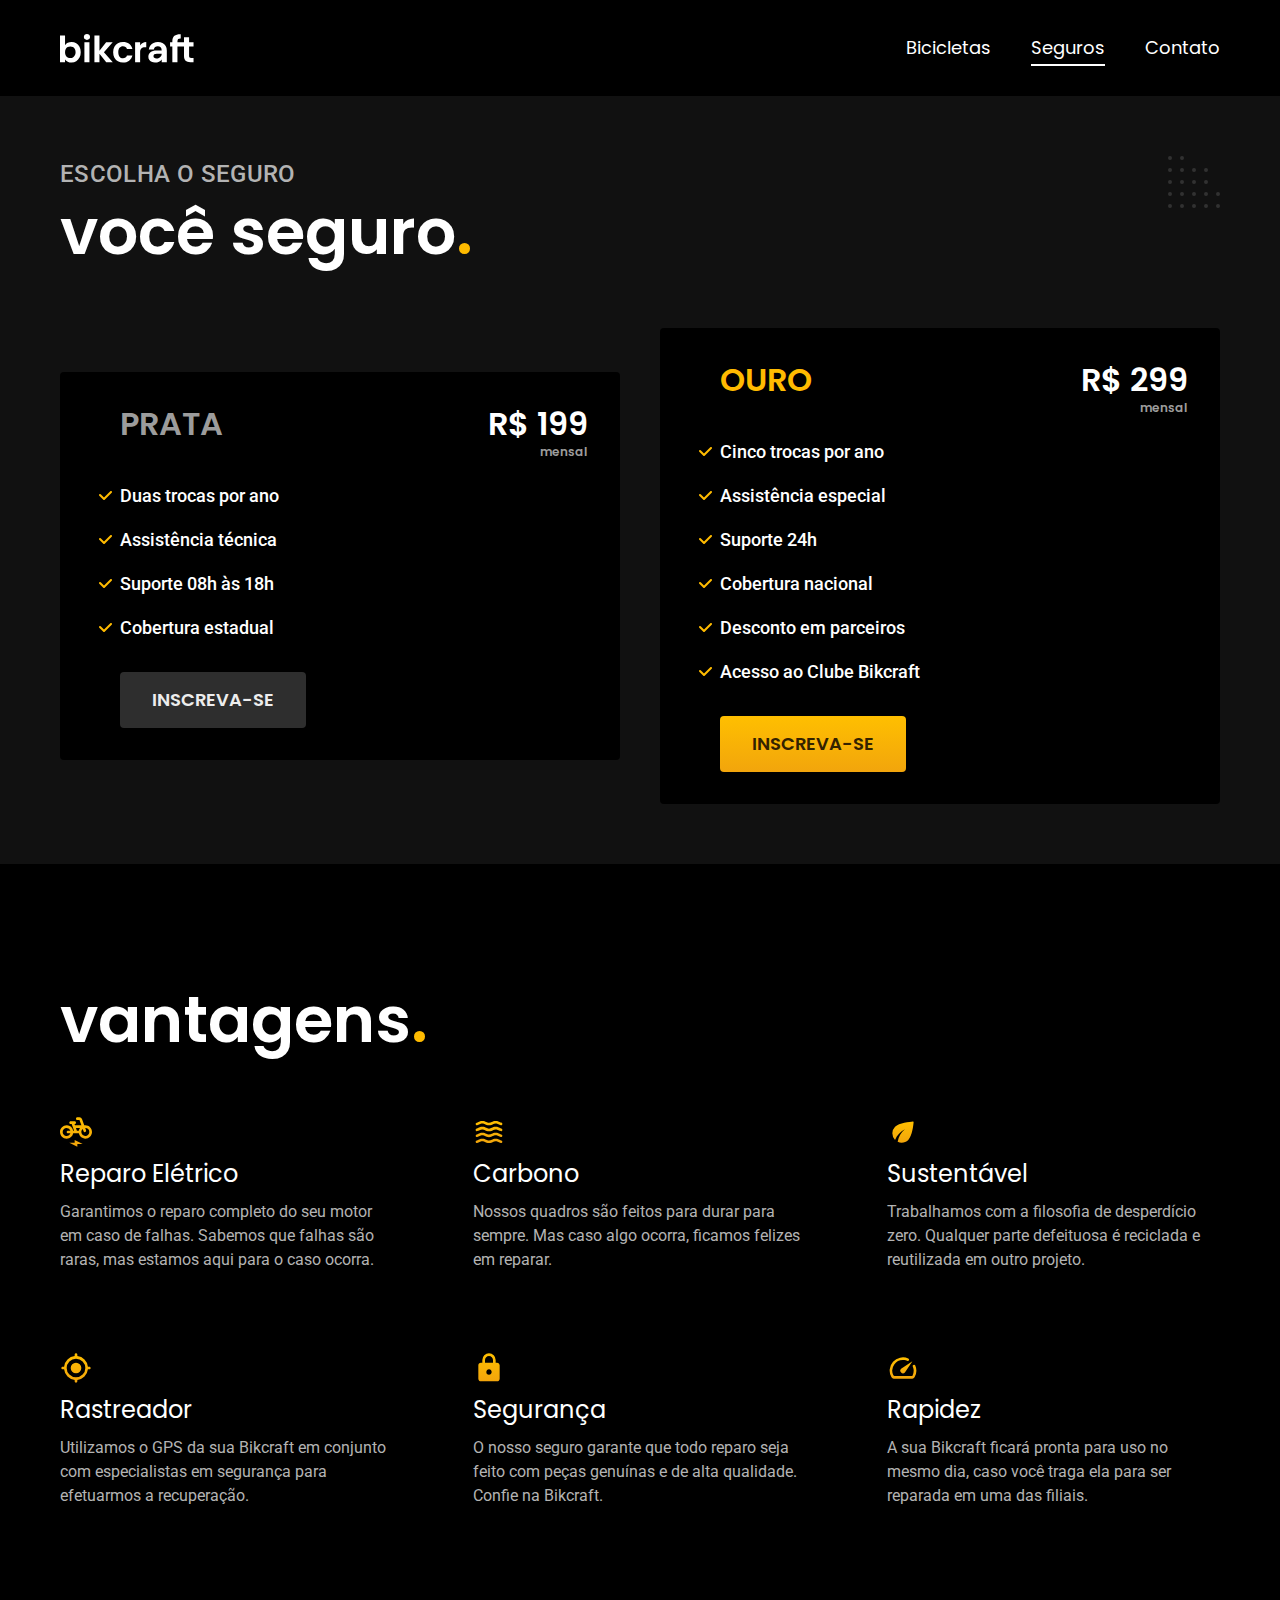
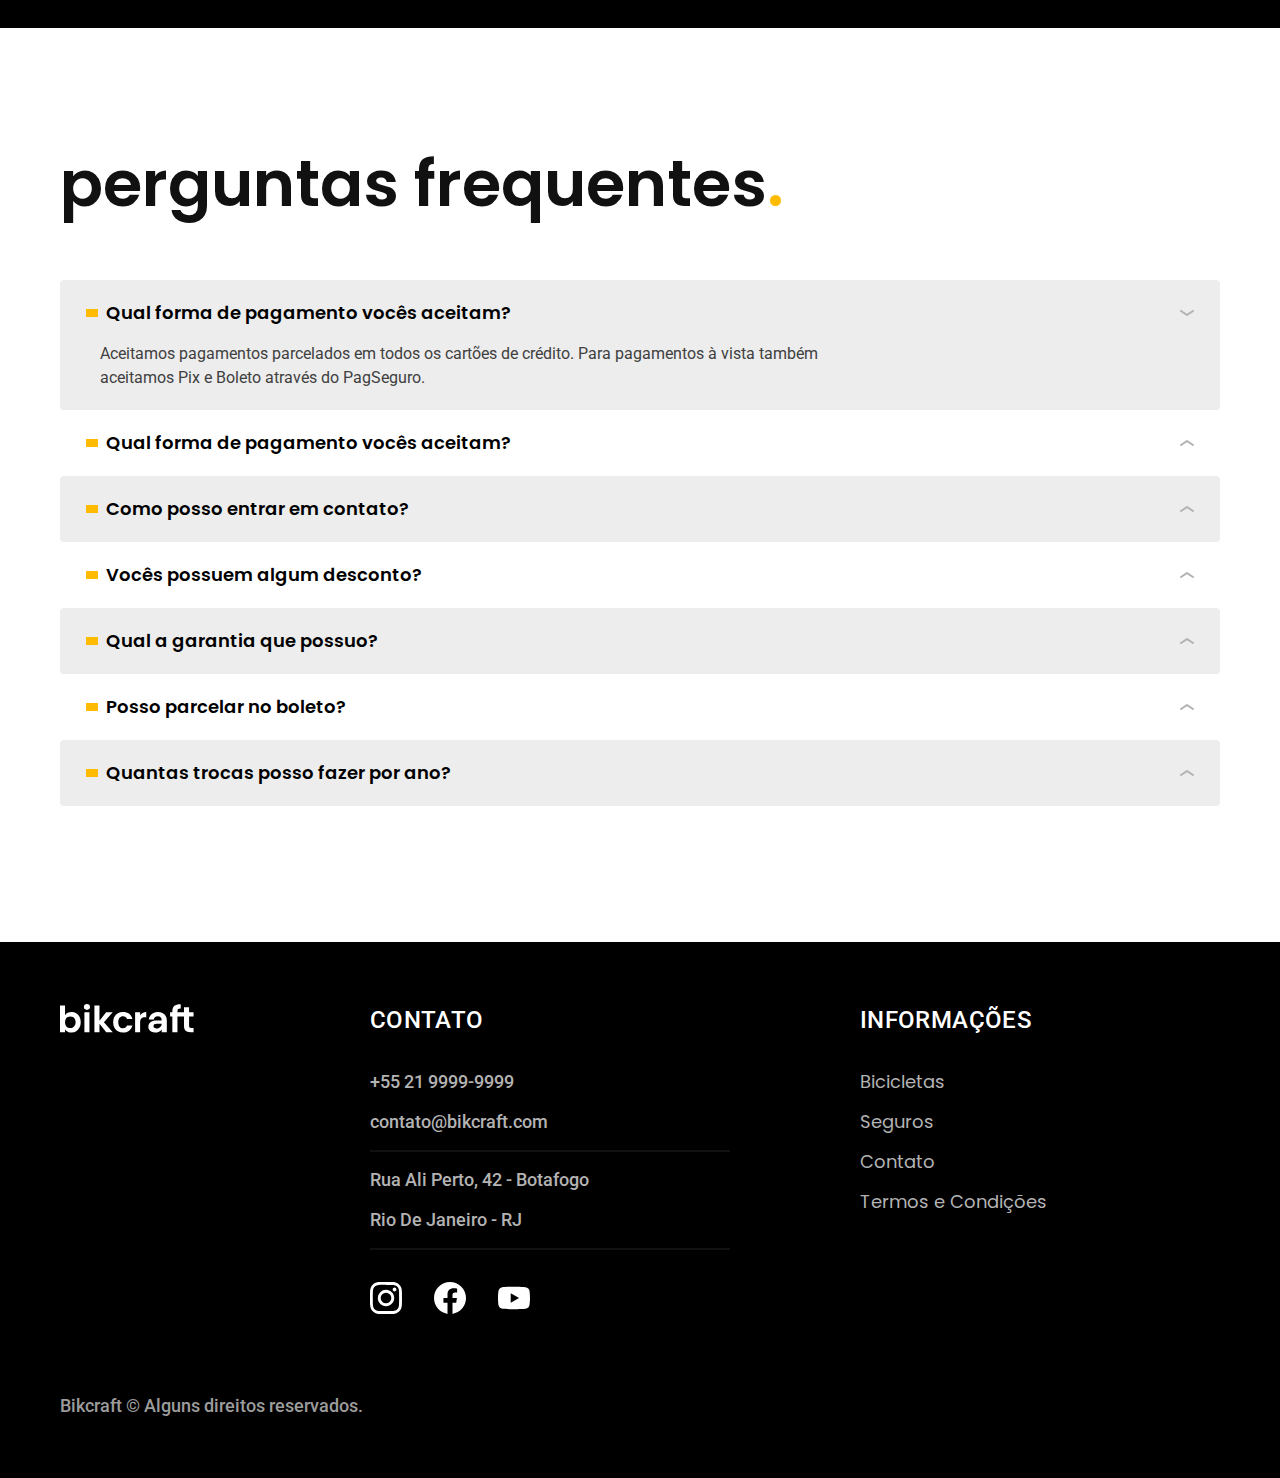
<file: seguros.html>
<!DOCTYPE html>
<html lang="pt-br">

<head>
  <meta charset="UTF-8">
  <meta name="viewport" content="width=device-width, initial-scale=1.0">
  <title>Seguros | Bikcraft</title>
  <meta name="description" content="Escolha o seguro Você Seguro">
  <link rel="icon" href="./favicon.svg" type="image/x-icon">
  <link rel="preload" href="./css/style.min.css" as="style">
  <link rel="stylesheet" href="./css/style.min.css">
  <link rel="preconnect" href="https://fonts.googleapis.com">
  <link rel="preconnect" href="https://fonts.gstatic.com" crossorigin>
  <link href="https://fonts.googleapis.com/css2?family=Merriweather:ital,wght@1,900&family=Poppins:wght@400;600&family=Roboto:wght@400;500&display=swap" rel="stylesheet">
  <script>document.documentElement.classList.add('js');</script>
</head>

<body id="seguros">
  <header class="header-bg">
    <div class="header container">
      <a href="./"><img src="img/bikcraft.svg" alt="Bikcraft"></a>
      <nav aria-label="primaria">
        <ul class="header-menu font-1-m cor-branco">
          <li><a href="./bicicletas.html">Bicicletas</a></li>
          <li><a href="./seguros.html">Seguros</a></li>
          <li><a href="./contato.html">Contato</a></li>
        </ul>
      </nav>
    </div>
  </header>

  <main class="seguros-bg">
    <div class="titulo-bg">
      <div class="titulo container">
        <p class="font-2-l-b cor-5">Escolha o Seguro</p>
        <h1 class="font-1-xxl cor-0">você seguro<span class="cor-p1">.</span></h1>
      </div>
    </div>
    <div class="seguros container">
      <div class="seguros-item fadeInLeft" data-anime="200">
        <h3 class="font-1-xl cor-6">PRATA</h3>
        <span class="font-1-xl cor-0">R$ 199 <span class="font-1-xs cor-6">mensal</span></span>
        <ul class="font-2-m cor-0">
          <li>Duas trocas por ano</li>
          <li>Assistência técnica</li>
          <li>Suporte 08h às 18h</li>
          <li>Cobertura estadual</li>
        </ul>
        <a class="botao secundario" href="./orcamento.html?tipo=seguro&produto=prata">Inscreva-se</a>
      </div>
      <div class="seguros-item fadeInRight" data-anime="400">
        <h3 class="font-1-xl cor-p1">OURO</h3>
        <span class="font-1-xl cor-0">R$ 299 <span class="font-1-xs cor-6">mensal</span></span>
        <ul class="font-2-m cor-0">
          <li>Cinco trocas por ano</li>
          <li>Assistência especial</li>
          <li>Suporte 24h</li>
          <li>Cobertura nacional</li>
          <li>Desconto em parceiros</li>
          <li>Acesso ao Clube Bikcraft</li>
        </ul>
        <a class="botao" href="./orcamento.html?tipo=seguro&produto=ouro">Inscreva-se</a>
      </div>
    </div>
  </main>

  <article>
    <div class="vantagens-bg">
      <div class="vantagens container">
        <h2 class="font-1-xxl  cor-0">vantagens<span class="cor-p1">.</span></h2>
        <ul>
          <li>
            <img src="./img/icones/eletrica.svg" alt="">
            <h3 class="font-1-l cor-0">Reparo Elétrico</h3>
            <p class="font-2-s cor-5">Garantimos o reparo completo do seu motor em caso de falhas. Sabemos que falhas são raras, mas estamos aqui para o caso ocorra.</p>
          </li>
          <li>
            <img src="./img/icones/carbono.svg" alt="">
            <h3 class="font-1-l cor-0">Carbono</h3>
            <p class="font-2-s cor-5">Nossos quadros são feitos para durar para sempre. Mas caso algo ocorra, ficamos felizes em reparar.</p>
          </li>
          <li>
            <img src="./img/icones/sustentavel.svg" alt="">
            <h3 class="font-1-l cor-0">Sustentável</h3>
            <p class="font-2-s cor-5">Trabalhamos com a filosofia de desperdício zero. Qualquer parte defeituosa é reciclada e reutilizada em outro projeto.</p>
          </li>
          <li>
            <img src="./img/icones/rastreador.svg" alt="">
            <h3 class="font-1-l cor-0">Rastreador</h3>
            <p class="font-2-s cor-5">Utilizamos o GPS da sua Bikcraft em conjunto com especialistas em segurança para efetuarmos a recuperação.</p>
          </li>
          <li>
            <img src="./img/icones/seguro.svg" alt="">
            <h3 class="font-1-l cor-0">Segurança</h3>
            <p class="font-2-s cor-5">O nosso seguro garante que todo reparo seja feito com peças genuínas e de alta qualidade. Confie na Bikcraft.</p>
          </li>
          <li>
            <img src="./img/icones/velocidade.svg" alt="">
            <h3 class="font-1-l cor-0">Rapidez</h3>
            <p class="font-2-s cor-5">A sua Bikcraft ficará pronta para uso no mesmo dia, caso você traga ela para ser reparada em uma das filiais.</p>
          </li>
        </ul>
      </div>
    </div>
  </article>

  <article class="perguntas container">
    <h2 class="font-1-xxl">perguntas frequentes<span class="cor-p1">.</span></h2>
    <dl>
      <div>
        <dt><button class="font-1-m-b" aria-controls="pergunta1" aria-expanded="true">Qual forma de pagamento vocês aceitam?</button></dt>
        <dd id="pergunta1" class="font-2-s cor-9 ativa">Aceitamos pagamentos parcelados em todos os cartões de crédito. Para pagamentos à vista também aceitamos Pix e Boleto através do PagSeguro.</dd>
      </div>
      <div>
        <dt><button class="font-1-m-b" aria-controls="pergunta2" aria-expanded="false">Qual forma de pagamento vocês aceitam?</button></dt>
        <dd id="pergunta2" class="font-2-s cor-9">Aceitamos pagamentos parcelados em todos os cartões de crédito. Para pagamentos à vista também aceitamos Pix e Boleto através do PagSeguro.</dd>
      </div>
      <div>
        <dt><button class="font-1-m-b" aria-controls="pergunta3" aria-expanded="false">Como posso entrar em contato?</button></dt>
        <dd id="pergunta3" class="font-2-s cor-9">Aceitamos pagamentos parcelados em todos os cartões de crédito. Para pagamentos à vista também aceitamos Pix e Boleto através do PagSeguro.</dd>
      </div>
      <div>
        <dt><button class="font-1-m-b" aria-controls="pergunta4" aria-expanded="false">Vocês possuem algum desconto?</button></dt>
        <dd id="pergunta4" class="font-2-s cor-9">Aceitamos pagamentos parcelados em todos os cartões de crédito. Para pagamentos à vista também aceitamos Pix e Boleto através do PagSeguro.</dd>
      </div>
      <div>
        <dt><button class="font-1-m-b" aria-controls="pergunta5" aria-expanded="false">Qual a garantia que possuo?</button></dt>
        <dd id="pergunta5" class="font-2-s cor-9">Aceitamos pagamentos parcelados em todos os cartões de crédito. Para pagamentos à vista também aceitamos Pix e Boleto através do PagSeguro.</dd>
      </div>
      <div>
        <dt><button class="font-1-m-b" aria-controls="pergunta6" aria-expanded="false">Posso parcelar no boleto?</button></dt>
        <dd id="pergunta6" class="font-2-s cor-9">Aceitamos pagamentos parcelados em todos os cartões de crédito. Para pagamentos à vista também aceitamos Pix e Boleto através do PagSeguro.</dd>
      </div>
      <div>
        <dt><button class="font-1-m-b" aria-controls="pergunta7" aria-expanded="false">Quantas trocas posso fazer por ano?</button></dt>
        <dd id="pergunta7" class="font-2-s cor-9">Aceitamos pagamentos parcelados em todos os cartões de crédito. Para pagamentos à vista também aceitamos Pix e Boleto através do PagSeguro.</dd>
      </div>
    </dl>
  </article>


  <footer class="footer-bg">
    <div class="footer container">
      <a href="./"><img src="./img/bikcraft.svg" alt="Bikcraft"></a>
      <div class="footer-contato">
        <h3 class="font-2-l-b cor-0">Contato</h3>
        <ul class="font-2-m cor-5">
          <li><a href="tel:+552199999999">+55 21 9999-9999</a></li>
          <li><a href="mailto:contato@bikcraft.com">contato@bikcraft.com</a></li>
          <li>Rua Ali Perto, 42 - Botafogo</li>
          <li>Rio De Janeiro - RJ</li>
        </ul>
        <div class="footer-redes">
          <a href="./"><img src="./img/redes/instagram.svg" alt="Instragram"></a>
          <a href="./"><img src="./img/redes/facebook.svg" alt="Facebook"></a>
          <a href="./"><img src="./img/redes/youtube.svg" alt=Youtube""></a>
        </div>
      </div>
      <div class="footer-informacoes">
        <h3 class="font-2-l-b cor-0">Informações</h3>
        <nav>
          <ul class="font-1-m cor-5">
            <li><a href="./bicicletas.html">Bicicletas</a></li>
            <li><a href="./seguros.html">Seguros</a></li>
            <li><a href="./contato.html">Contato</a></li>
            <li><a href="./termos.html">Termos e Condições</a></li>
          </ul>
        </nav>
      </div>
      <p class="footer-copy font-2-m cor-6">Bikcraft © Alguns direitos reservados.</p>
    </div>
  </footer>
  <script src="./js/plugins/simple-anime.js"></script>
  <script src="./js/script.js"></script>
</body>

</html>
</file>
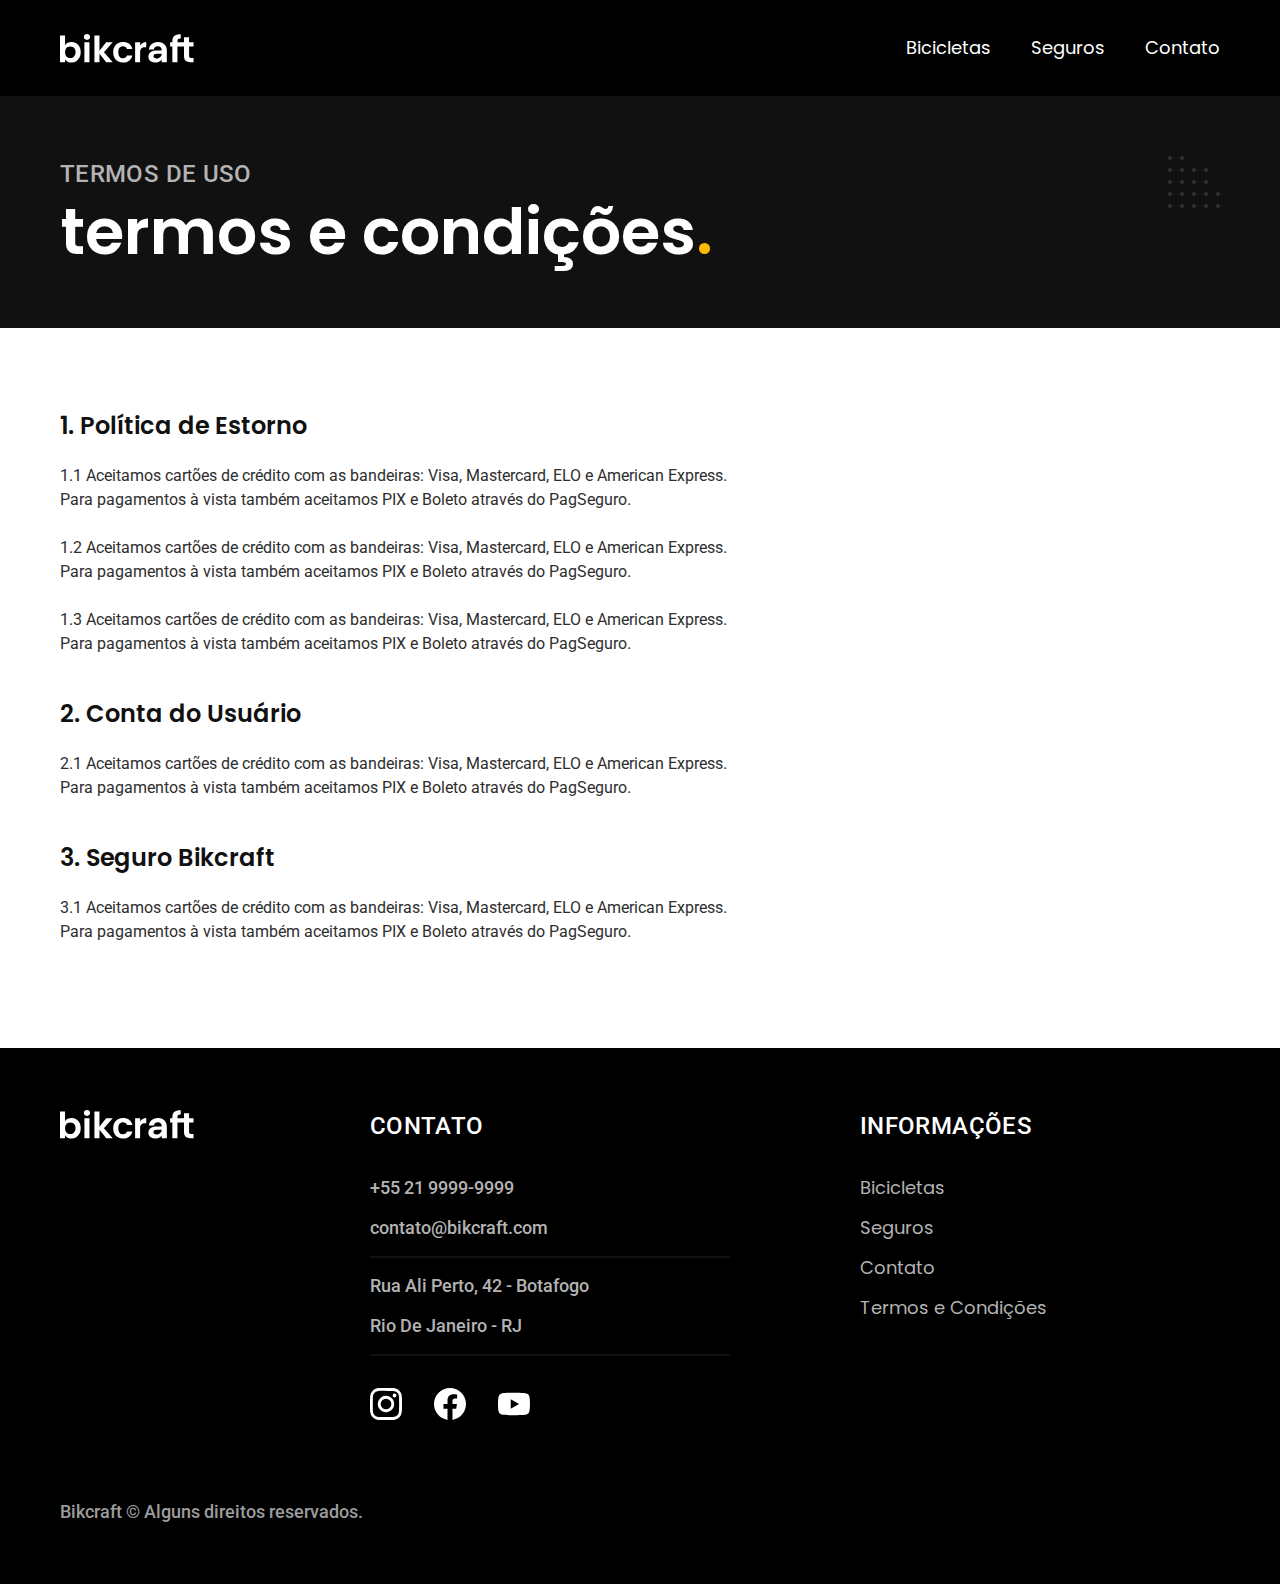
<file: termos.html>
<!DOCTYPE html>
<html lang="pt-br">

<head>
  <meta charset="UTF-8">
  <meta name="viewport" content="width=device-width, initial-scale=1.0">
  <title>Termos e Condições | Bikcraft</title>
  <meta name="description" content="Nossos termos e condições">
  <link rel="icon" href="./favicon.svg" type="image/x-icon">
  <link rel="preload" href="./css/style.min.css" as="style">
  <link rel="stylesheet" href="./css/style.min.css">
  <link rel="preconnect" href="https://fonts.googleapis.com">
  <link rel="preconnect" href="https://fonts.gstatic.com" crossorigin>
  <link href="https://fonts.googleapis.com/css2?family=Merriweather:ital,wght@1,900&family=Poppins:wght@400;600&family=Roboto:wght@400;500&display=swap" rel="stylesheet">
  <script>document.documentElement.classList.add('js');</script>
</head>

<body id="termos">
  <header class="header-bg">
    <div class="header container">
      <a href="./"><img src="img/bikcraft.svg" alt="Bikcraft"></a>
      <nav aria-label="primaria">
        <ul class="header-menu font-1-m cor-branco">
          <li><a href="./bicicletas.html">Bicicletas</a></li>
          <li><a href="./seguros.html">Seguros</a></li>
          <li><a href="./contato.html">Contato</a></li>
        </ul>
      </nav>
    </div>
  </header>

  <main>
    <div class="titulo-bg">
      <div class="titulo container">
        <p class="font-2-l-b cor-5">Termos de uso</p>
        <h1 class="font-1-xxl cor-0">termos e condições<span class="cor-p1">.</span></h1>
      </div>
    </div>
    <div class="termos font-2-s cor-10 container">
      <h2 class="font-1-l cor-11">1. Política de Estorno </h2>
      <p>1.1 Aceitamos cartões de crédito com as bandeiras: Visa, Mastercard, ELO e American Express. Para pagamentos à vista também aceitamos PIX e Boleto através do PagSeguro.</p>
      <p>1.2 Aceitamos cartões de crédito com as bandeiras: Visa, Mastercard, ELO e American Express. Para pagamentos à vista também aceitamos PIX e Boleto através do PagSeguro.</p>
      <p>1.3 Aceitamos cartões de crédito com as bandeiras: Visa, Mastercard, ELO e American Express. Para pagamentos à vista também aceitamos PIX e Boleto através do PagSeguro.</p>
      <h2 class="font-1-l cor-11">2. Conta do Usuário </h2>
      <p>2.1 Aceitamos cartões de crédito com as bandeiras: Visa, Mastercard, ELO e American Express. Para pagamentos à vista também aceitamos PIX e Boleto através do PagSeguro.</p>
      <h2 class="font-1-l cor-11">3. Seguro Bikcraft </h2>
      <p>3.1 Aceitamos cartões de crédito com as bandeiras: Visa, Mastercard, ELO e American Express. Para pagamentos à vista também aceitamos PIX e Boleto através do PagSeguro.</p>
    </div>
  </main>


  <footer class="footer-bg">
    <div class="footer container">
      <a href="./"><img src="./img/bikcraft.svg" alt="Bikcraft"></a>
      <div class="footer-contato">
        <h3 class="font-2-l-b cor-0">Contato</h3>
        <ul class="font-2-m cor-5">
          <li><a href="tel:+552199999999">+55 21 9999-9999</a></li>
          <li><a href="mailto:contato@bikcraft.com">contato@bikcraft.com</a></li>
          <li>Rua Ali Perto, 42 - Botafogo</li>
          <li>Rio De Janeiro - RJ</li>
        </ul>
        <div class="footer-redes">
          <a href="./"><img src="./img/redes/instagram.svg" alt="Instragram"></a>
          <a href="./"><img src="./img/redes/facebook.svg" alt="Facebook"></a>
          <a href="./"><img src="./img/redes/youtube.svg" alt=Youtube""></a>
        </div>
      </div>
      <div class="footer-informacoes">
        <h3 class="font-2-l-b cor-0">Informações</h3>
        <nav>
          <ul class="font-1-m cor-5">
            <li><a href="./bicicletas.html">Bicicletas</a></li>
            <li><a href="./seguros.html">Seguros</a></li>
            <li><a href="./contato.html">Contato</a></li>
            <li><a href="./termos.html">Termos e Condições</a></li>
          </ul>
        </nav>
      </div>
      <p class="footer-copy font-2-m cor-6">Bikcraft © Alguns direitos reservados.</p>
    </div>
  </footer>
  <script src="./js/script.js"></script>
</body>

</html>
</file>
<file: css/style.min.css>
.header-bg{background-color:var(--cor-12)}.header{display:flex;flex-wrap:wrap;gap:20px;justify-content:space-between;align-items:center;padding-top:20px;padding-bottom:20px}.header-menu{display:flex;flex-wrap:wrap;gap:40px}.header-menu a{display:inline-block;padding:16px 0;position:relative;color:var(--cor-0)}.header-menu a::after{content:"";display:block;height:2px;width:0;background:var(--cor-0);margin-top:4px;transition:.3s;position:absolute}.header-menu a.ativo::after,.header-menu a:hover::after{width:100%}@media (max-width:800px){.header-menu{gap:20px}.header-menu a{background:var(--cor-11);padding:12px 16px;border-radius:4px}.header-menu a:hover{background-color:var(--cor-10)}.header a::after{display:none}}@media (max-width:600px){.header-menu{gap:12px}.header-menu a{padding:8px 12px;font-size:14px}}.font-1-xs{font:600 0.75rem/1.333 Poppins,sans-serif}.font-2-xs{font:400 0.875rem/1.428 Roboto,sans-serif}.font-2-s{font:400 1rem/1.5 Roboto,sans-serif}.font-1-s{font:400 1rem/1.5 Poppins,sans-serif}.font-2-m{font:500 1.125rem/1.333 Roboto,sans-serif}.font-1-m-b{font:600 1.125rem/1.333 Poppins,sans-serif}.font-1-m{font:400 1.125rem/1.333 Poppins,sans-serif}.font-2-l-b{font:500 1.5rem/1.5 Roboto,sans-serif;letter-spacing:.015em;text-transform:uppercase}.font-2-l{font:400 1.5rem/1.5 Roboto,sans-serif}.font-1-l{font:400 1.5rem/1.5 Poppins,sans-serif}.font-1-xl{font:600 2rem/1.25 Poppins,sans-serif}.font-2-xl{font:500 2rem/1.25rem Roboto,sans-serif}.font-1-xxl{font:600 4rem/1.125 Poppins,sans-serif}@media (max-width:1200px){.font-1-xxl{font-size:3rem}.font-2-l,.font-2-lb{font-size:1.125rem}}@media (max-width:800px){.font-1-xxl{font-size:2rem}.font-1-xl,.font-2-xl{font-size:1.5rem}}:root{--cor-0:#ffffff;--cor-1:##f7f7f7;--cor-2:#ededed;--cor-3:#dedede;--cor-4:#cccccc;--cor-5:#b3b3b3;--cor-6:#9c9c9c;--cor-7:#707070;--cor-8:#595959;--cor-9:#404040;--cor-10:#2e2e2e;--cor-11:#111111;--cor-12:#000000;--cor-p1:#ffbb00;--cor-p2:#e4a30b;--cor-p3:#a66f00;--cor-p4:#664400;--cor-p5:#332200}.cor-0{color:var(--cor-0)}.cor-1{color:var(--cor-1)}.cor-2{color:var(--cor-2)}.cor-3{color:var(--cor-3)}.cor-4{color:var(--cor-4)}.cor-5{color:var(--cor-5)}.cor-6{color:var(--cor-6)}.cor-7{color:var(--cor-7)}.cor-8{color:var(--cor-8)}.cor-9{color:var(--cor-9)}.cor-10{color:var(--cor-10)}.cor-11{color:var(--cor-11)}.cor-12{color:var(--cor-12)}.cor-p1{color:var(--cor-p1)}.cor-p2{color:var(--cor-p2)}.cor-p3{color:var(--cor-p3)}.cor-p4{color:var(--cor-p4)}.cor-p5{color:var(--cor-p5)}.js .fadeInRight{transform:translate3d(20px,0,0)}.js .fadeInLeft{transform:translate3d(-20px,0,0)}.js [data-anime]{opacity:0}.js .anime{opacity:1;transform:none;transition:transform .8s,opacity .8s}body{margin:0;font-family:Arial,Helvetica,sans-serif;color:var(--cor-11)}blockquote,dd,h1,h2,h3,h4,p,ul{margin:0}ul{padding:0;list-style:none}a{text-decoration:none;color:inherit}img{max-width:100%;height:auto;display:block}img[src$=".jpg"]{border-radius:4px}.footer-bg{background-color:var(--cor-12)}.footer{display:grid;grid-template-columns:3fr 5fr 4fr;gap:40px;padding-top:60px;padding-bottom:60px}.footer h3{margin-bottom:32px}.footer-contato ul{margin-bottom:32px}.footer-contato li:nth-child(2n):after{content:"";display:block;max-width:360px;height:2px;background:var(--cor-11);margin-top:16px}.footer li{margin-bottom:16px}.footer-redes{display:flex;gap:32px}.footer a:hover{color:var(--cor-0)}.footer-copy{grid-column:1/-1;margin-top:40px}@media (max-width:800px){.footer>img{display:none}.footer{grid-template-columns:1fr 1fr}}@media (max-width:600px){.footer{grid-template-columns:1fr;gap:60px}.footer-copy{margin-top:0}}.container{max-width:1200px;padding-left:20px;padding-right:20px;box-sizing:border-box;margin-left:auto;margin-right:auto}.botao{display:inline-block;padding:16px 32px;background:linear-gradient(#ffbf00,#f2a50c);border-radius:4px;box-shadow:0 1px 2px rgba(0,0,0,.1);text-transform:uppercase;color:var(--cor-p5);font:600 1.125rem/1.35 Poppins,sans-serif;max-width:max-content;border:none;cursor:pointer}.botao:hover{background:linear-gradient(#ffb60d,#e59317)}.botao.secundario{background:var(--cor-10);color:var(--cor-2)}.botao.secundario:hover{background:var(--cor-9)}.botao.seta{display:flex;align-items:center}.botao.seta::after{content:"";display:inline-block;width:18px;height:10px;margin-left:12px;background:url("../img/icones/seta.svg");transition:transform .2s}.botao.seta:hover::after{transform:translateX(4px)}@media (max-width:600px){.botao{padding:12px 16px;font-size:1rem}}.link{display:inline-block;color:var(--cor-p1);font:500 1.5rem/1.5 Poppins,sans-serif;text-transform:uppercase}.link::after{content:"";display:block;width:100%;height:4px;background-color:currentColor}.link:hover{color:var(--cor-0)}.titulo-bg{background-color:var(--cor-11);padding-top:60px;padding-bottom:60px}.titulo{background:url("../img/dec/top-right.svg") no-repeat top right 20px}.titulo p{margin-bottom:4px}@media (max-width:800px){.titulo{padding-top:40px;padding-bottom:40px}.titulo p{font-size:1rem;text-transform:lowercase;font-weight:400}}.form{display:grid;grid-template-columns:1fr 1fr;gap:20px}.form label{display:block;font:600 1rem/1.5 Poppins,sans-serif;margin-bottom:4px}.form .col-2{grid-column:span 2}.form input[type=email],.form input[type=text],.form textarea{font:400 1rem/1.5 Roboto,sans-serif;background:var(--cor-2);border:1px solid var(--cor-3);padding:12px;border-radius:4px;width:100%;box-sizing:border-box}.form input[type=email]:focus,.form input[type=text]:focus,.form textarea:focus{outline:0;border-color:var(--cor-p1);background:var(--cor-0);box-shadow:0 0 0 2px #fea}@media (max-width:600px){.form{grid-template-columns:1fr}.form .col-2{grid-column:1}}.introducao-bg{background:var(--cor-12) url('../img/dec/bottom-left.svg') no-repeat bottom 160px left 20px;box-shadow:inset 0 -120px var(--cor-0)}.introducao{display:grid;grid-template-columns:1fr 1fr;gap:0 40px}.introducao-conteudo{align-self:end;padding-bottom:200px}.introducao img{width:100%;height:100%;object-fit:cover;border-radius:4px}.introducao h1{margin-bottom:32px}.introducao p{margin-bottom:20px}@media (max-width:800px){.introducao-bg{background:var(--cor-11);padding-top:40px;box-shadow:inset 0 -60px var(--cor-0)}.introducao{grid-template-columns:1fr;gap:32px}.introducao-conteudo{padding-bottom:0}.introducao h1{margin-bottom:16px}.introducao img{height:300px;width:100%}}.tecnologia-bg{background-color:var(--cor-11);box-shadow:inset 0 80px var(--cor-0),inset 0 -80px var(--cor-0)}.tecnologia{display:grid;grid-template-columns:1fr 1fr;gap:40px}.tecnologia-imagem img{width:100%;height:100%;object-fit:cover;object-position:left}.tecnologia-conteudo{padding-top:160px;padding-bottom:160px}.tecnologia-conteudo>span{display:block;margin-bottom:20px}.tecnologia-conteudo h2{margin-bottom:32px}.tecnologia-conteudo>p{margin-bottom:20px}.tecnologia a{margin-bottom:80px}.tecnologia-vantagens{display:flex;gap:40px}.tecnologia-vantagens h3{margin-bottom:8px;width:max-content}.tecnologia-vantagens img{width:24px;margin-bottom:8px}@media (max-width:800px){.tecnologia-bg{box-shadow:initial}.tecnologia{grid-template-columns:1fr}.tecnologia-conteudo{padding-top:60px;padding-bottom:60px}.tecnologia-imagem{display:none}.tecnologia a{margin-bottom:60px}}@media (max-width:600px){.tecnologia-vantagens{flex-direction:column}}.parceiros{padding-top:60px;padding-bottom:120px}.parceiros h2{margin-bottom:60px}.parceiros ul{padding:0 20px;max-width:1400px;display:grid;grid-template-columns:repeat(4,1fr);margin:0 auto}.parceiros li{display:flex;padding:32px;border-left:2px solid var(--cor-2)}.parceiros img{margin:auto}.parceiros li:first-child,.parceiros li:nth-child(5){border-left:none}.parceiros li:nth-child(n+5){border-top:2px solid var(--cor-2)}@media (max-width:800px){.parceiros{padding-bottom:60px}.parceiros li{padding:20px}.parceiros h2{margin-bottom:20px}.parceiros ul{grid-template-columns:repeat(2,1fr)}.parceiros li:nth-child(n+3){border-top:2px solid var(--cor-2)}.parceiros li:nth-child(odd){border-left:none}}.depoimento{display:grid;grid-template-columns:1fr 1fr;background-color:var(--cor-p1);overflow:hidden}.depoimento img{width:100%;height:100%;object-fit:cover;border-radius:0}.depoimento-conteudo{padding:40px 40px 80px 80px;align-self:end;background:url("../img/dec/bottom-right-p.svg") no-repeat bottom 40px right 40px}.depoimento-conteudo p{max-width:32ch;font-family:Merriweather,serif;font-style:italic;font-weight:900;margin-bottom:32px;position:relative}.depoimento p::after,.depoimento p::before{font-size:5rem;color:var(--cor-p2);position:absolute}.depoimento p::before{content:"“";left:-50px;top:-20px}.depoimento p::after{content:"”"}@media (min-width:1200px){.depoimento img{max-height:520px}}@media (max-width:800px){.depoimento{grid-template-columns:1fr;text-align:center}.depoimento img{max-height:200px}.depoimento-conteudo{padding:40px 20px;justify-self:center}}.bicicleta-lista{padding-top:60px;padding-top:60px}.bicicleta-lista h2{margin-bottom:40px}.bicicleta-lista ul{display:flex;gap:40px;padding:0 20px 20px 20px;max-width:1400px;margin-left:auto;margin-right:auto;overflow-x:auto}#bicicleta .bicicleta-lista ul{padding:0 0 20px 0}.bicicleta-lista li{flex:1;min-width:280px}.bicicleta-lista a{display:block}.bicicleta-lista img{margin-bottom:16px}.bicicleta-lista h3{margin-bottom:8px;display:flex;align-items:center}.bicicleta-lista h3::before{content:"";display:inline-block;background-color:var(--cor-p1);height:8px;width:12px;margin-right:8px;transition:width .2s}.bicicleta-lista a:hover h3::before{width:24px}.bicicleta-lista li span{padding-left:20px}@media (max-width:800px){.bicicleta-lista{padding-bottom:60px}.bicicleta-lista ul{gap:20px}}.bicicletas-bg{background:linear-gradient(to right,var(--cor-0) 30%,var(--cor-11) 0)}.bicicletas{display:grid;grid-template-columns:1fr 1fr;gap:40px;padding-top:60px;padding-bottom:60px;background:url("../img/dec/top-right.svg") no-repeat top 40px right 20px}.bicicletas-imagem{display:grid}.bicicletas-imagem img{grid-area:1/1}.bicicletas-imagem span{grid-area:1/1;place-self:start end;display:inline-block;margin-top:20px;background:var(--cor-12);padding:8px 16px 8px 8px;border-radius:4px 0 0 4px}.bicicletas-conteudo{display:grid;grid-template-columns:1fr auto;align-content:start}.bicicletas h2,.bicicletas p{grid-column:1/-1}.bicicletas h2{margin-bottom:20px}.bicicletas h2::before{content:"";display:block;width:12px;height:8px;background-color:var(--cor-p1);margin-bottom:8px}.bicicletas p{margin-bottom:32px}.bicicletas a{place-self:end}.bicicletas li{display:flex;align-items:center}.bicicletas ul{display:grid;gap:16px}.bicicletas-conteudo img{width:24px;margin-right:8px}@media (max-width:800px){.bicicletas-bg{background:var(--cor-11)}.bicicletas{grid-template-columns:1fr;gap:20px;padding-top:40px;padding-bottom:40px}}@media (max-width:600px){.bicicletas-conteudo{grid-template-columns:1fr}.bicicletas ul{font-size:1rem;grid-template-columns:1fr 1fr;margin-bottom:32px}.bicicletas a{place-self:start}}#bicicleta .titulo p{text-transform:uppercase}.bicicleta{display:grid;grid-template-columns:1fr 1fr;align-items:start;gap:40px;padding-top:60px;padding-bottom:60px}.bicicleta-imagens{display:flex;flex-wrap:wrap;gap:20px}.bicicleta-imagens img{flex:1;min-width:200px}.bicicleta-imagens img:first-child{min-width:100%}.bicicleta-conteudo>p{margin-bottom:32px}.bicicleta-comprar{display:grid;grid-template-columns:max-content auto;align-items:center;justify-items:start;gap:8px 12px;margin-bottom:40px}.bicicleta-comprar a{grid-row:span 2}.bicicleta-comprar span{display:flex;align-items:center;background-color:var(--cor-12);gap:8px;padding:4px 8px;border-radius:4px}.bicicleta-conteudo h2{text-transform:uppercase;letter-spacing:.15em;margin-bottom:12px}.bicicleta-ficha,.bicicleta-informacoes{padding:32px;background-color:var(--cor-12);border-radius:4px}.bicicleta-informacoes{margin-bottom:40px;display:grid;grid-template-columns:1fr 1fr;gap:32px}.bicicleta-informacoes img{width:24px;margin-bottom:8px}.bicicleta-informacoes h3{margin-bottom:8px}.bicicleta-ficha li{padding:4px 0;display:flex;justify-content:space-between;border-bottom:1px solid var(--cor-11)}.bicicleta-ficha li:last-child{border-bottom:none}.bicicleta-ficha span{color:var(--cor-6)}@media (max-width:800px){.bicicleta{grid-template-columns:1fr;padding-top:40px;padding-bottom:40px}.bicicleta-imagens{grid-row:2}}@media (max-width:400px){.bicicleta-informacoes{grid-template-columns:1fr}.bicicleta-comprar{grid-template-columns:1fr}}.seguro-bg{background-color:var(--cor-11);box-shadow:inset 0 120px var(--cor-0),inset 0 -120px var(--cor-12)}.seguro{display:grid;grid-template-columns:1fr 1fr;gap:40px}.seguro-imagem img{width:100%;height:100%;object-fit:cover}.seguro-conteudo{padding-top:180px;padding-bottom:180px}.seguro h2{margin-bottom:32px}.seguro p{margin-bottom:20px}@media (max-width:800px){.seguro-bg{box-shadow:inset 0 -60px var(--cor-12)}.seguro{grid-template-columns:1fr}.seguro-conteudo{grid-row:1;padding-top:40px;padding-bottom:0}}.seguros-bg{background:var(--cor-11)}.seguros{padding-top:60px;padding-bottom:60px;display:grid;grid-template-columns:1fr 1fr;gap:40px;align-items:center}#seguros .seguros{padding-top:0}.seguros h2{grid-column:1/-1}.seguros-item{background-color:var(--cor-12);padding:32px 32px 32px 60px;display:grid;grid-template-columns:1fr auto;border-radius:4px}.seguros-item h3{margin-bottom:40px}.seguros-item span{grid-column:2;display:block;text-align:right}.seguros-item ul{grid-column:1/-1;margin-bottom:32px}.seguros-item li{display:flex;align-items:center;position:relative}.seguros-item li+li{margin-top:20px}.seguros-item li::before{content:"";display:inline-block;width:13px;height:9px;background-image:url("../img/icones/lista.svg");position:absolute;left:-21px}.seguros-item a{grid-column:1/-1}@media (max-width:800px){.seguros{grid-template-columns:1fr}}.perguntas{padding-top:120px;padding-bottom:120px}.perguntas h2{margin-bottom:60px}.perguntas dl>div{padding:20px;border-radius:4px}.perguntas dl>div:nth-child(odd){background-color:var(--cor-2)}.perguntas button{display:grid;grid-template-columns:auto 1fr auto;align-items:center;gap:8px;cursor:pointer;border:none;background:0 0;width:100%;text-align:left}.perguntas button:before{content:"";display:inline-block;width:12px;height:8px;background-color:var(--cor-p1)}.perguntas button::after{content:"";display:inline-block;width:14px;height:6px;background-image:url("../img/icones/seta-abrir.svg");transition:.3s}.perguntas button:hover::after,.perguntas button[aria-expanded=true]::after{transform:rotate(180deg)}.js .perguntas dd{display:none}.js .perguntas dd.ativa{display:block}.perguntas dd{padding-left:20px;padding-top:16px;max-width:80ch}@media (max-width:800px){.perguntas{padding-top:60px;padding-bottom:60px}.perguntas h2{margin-bottom:40px}}.vantagens-bg{background:var(--cor-12)}.vantagens{padding-top:120px;padding-bottom:120px}.vantagens h2{margin-bottom:60px}.vantagens ul{display:grid;grid-template-columns:repeat(auto-fit,minmax(280px,max-content));gap:80px}.vantagens h3,.vantagens img{margin-bottom:8px}@media (max-width:800px){.vantagens{padding-top:60px;padding-bottom:60px}.vantagens h2{margin-bottom:40px}.vantagens ul{gap:20px}}#contato{background:linear-gradient(#111 600px,#f7f7f7 0)}.contato{display:grid;grid-template-columns:5fr 7fr}.contato-dados,.contato-formulario{padding:60px;box-shadow:0 1px 2px rgba(0,0,0,.1)}.contato-dados{border-radius:5px 0 0 5px;background:var(--cor-12) url("../img/dec/bottom-left.svg") no-repeat bottom 20px left 20px}.contato-formulario{border-radius:0 5px 5px 0;background:var(--cor-0) url("../img/dec/bottom-right.svg") no-repeat bottom 20px right 20px}.contato-dados h2{margin-bottom:60px}.contato-endereco{margin-bottom:32px;padding-left:28px;background:url("../img/icones/local.svg") no-repeat 0 2px}.contato-endereco p{margin-bottom:8px}.contato-meios a{display:block;max-width:max-content;margin-bottom:8px;padding-left:28px}.contato-meios a:hover{color:var(--cor-0)}.contato-meios a:first-child{background:url("../img/icones/email.svg") no-repeat 0 2px}.contato-meios a:nth-child(2){margin-bottom:32px}.contato-meios a:nth-child(3){background:url("../img/icones/telefone.svg") no-repeat 0 2px;margin-bottom:60px}.contato-redes{display:flex;gap:32px;padding-left:28px}@media (max-width:800px){.contato{grid-template-columns:1fr}.contato-dados,.contato-formulario{padding:20px}.contato-dados{border-radius:5px 5px 0 0;background:var(--cor-12)}.contato-formulario{border-radius:0 0 5px 5px}.contato-dados h2,.contato-meios a:nth-child(3){margin-bottom:32px}.contato-redes{margin-bottom:12px}}.lojas{display:grid;grid-template-columns:1fr 1fr;gap:0 40px;padding-top:120px;padding-bottom:120px}.lojas h2{grid-column:1/-1;margin-bottom:60px}.lojas img{border-radius:4px 4px 0 0}.lojas-item{border-radius:4px;background:var(--cor-0);box-shadow:0 1px 2px rgba(0,0,0,.1)}.lojas-conteudo{display:grid;grid-template-columns:1fr 1fr;gap:32px 16px;padding:32px}.lojas-conteudo h3,.lojas-tempo{grid-column:1/-1}.lojas-dados{display:grid;gap:8px;border-left:2px solid var(--cor-2);padding-left:12px}.lojas-tempo{display:flex;align-items:center;gap:8px}@media (max-width:600px){.lojas{gap:20px;padding-top:60px;padding-bottom:60px}.lojas h2{margin-bottom:32px}.lojas-conteudo{grid-template-columns:1fr}}@media (max-width:600px){.lojas{grid-template-columns:1fr}}#orcamento{background:linear-gradient(#111 600px,#f7f7f7 0)}.orcamento{display:grid;grid-template-columns:5fr 7fr;padding-bottom:120px}.orcamento h2{text-transform:uppercase;position:relative;display:flex;align-items:center}.orcamento h2::before{content:"";display:inline-block;width:4px;height:8px;background:var(--cor-p1);position:absolute;left:-12px}.orcamento-dados,.orcamento-produto{padding:60px;box-shadow:0 1px 2px rgba(0,0,0,.1)}.orcamento-produto{border-radius:5px 0 0 5px;background:var(--cor-12) url("../img/dec/bottom-left.svg") no-repeat bottom 20px left 20px;display:grid;grid-template-columns:1fr 1fr;gap:20px;align-content:start}.orcamento-produto>*{grid-column:1/-1}.orcamento-produto>label{grid-column:initial}.orcamento-produto label{font:400 1rem/1.5 Poppins,sans-serif;color:var(--cor-4);background-color:var(--cor-10);padding:12px 16px;border-radius:4px;cursor:pointer;display:grid;grid-template-columns:auto 1fr auto;align-items:center;border:1px solid var(--cor-10)}.orcamento-produto label::before{content:"";display:inline-block;box-sizing:border-box;width:12px;height:12px;border:1px solid var(--cor-6);border-radius:50%;margin-right:8px}.orcamento-produto input:checked+label::before{border-color:var(--cor-7);box-shadow:inset 0 0 0 3px var(--cor-0),inset 0 0 0 6px var(--cor-7)}.orcamento-produto label:hover{background-color:var(--cor-9);border-color:var(--cor-9)}.orcamento-produto input:focus+label{box-shadow:0 0 0 2px var(--cor-p1);border-color:var(--cor-12)}.orcamento-produto label span{display:none}.orcamento-produto input:checked+label span{display:inline-block}.orcamento-produto input{opacity:0;position:absolute;pointer-events:none}.orcamento-produto input:checked+label{background:var(--cor-0);color:var(--cor-11)}.orcamento-dados{border-radius:0 5px 5px 0;background:var(--cor-0) url("../img/dec/bottom-right.svg") no-repeat bottom 20px right 20px}.orcamento-conteudo{display:none}.orcamento-conteudo h2,.orcamento-dados h2:nth-of-type(n+2){margin-top:20px}#bikcraft:checked~#orcamento-bikcraft,#seguro:checked~#orcamento-seguro{display:grid;gap:20px}.orcamento-detalhes{display:none;background:var(--cor-0);padding:20px;grid-template-columns:1fr 1fr;border-radius:4px;align-items:center}.orcamento-detalhes li{display:flex;align-items:center;margin-bottom:8px}.orcamento-detalhes li img{width:16px;margin-right:8px}.orcamento-produto input:checked+label+.orcamento-detalhes{display:grid}@media (max-width:1200px){.orcamento-dados,.orcamento-produto{padding:32px}}@media (max-width:800px){.orcamento{grid-template-columns:1fr}.orcamento-dados{border-radius:0 0 5px 5px}.orcamento-produto{border-radius:5px 5px 0 0;background:var(--cor-12)}}@media (max-width:400px){.orcamento-produto{grid-template-columns:1fr}}.termos{padding-top:80px;padding-bottom:80px}.termos h2{font-weight:600;margin-bottom:20px}.termos p+h2{margin-top:40px}.termos p{max-width:75ch;margin-bottom:24px}
</file>
